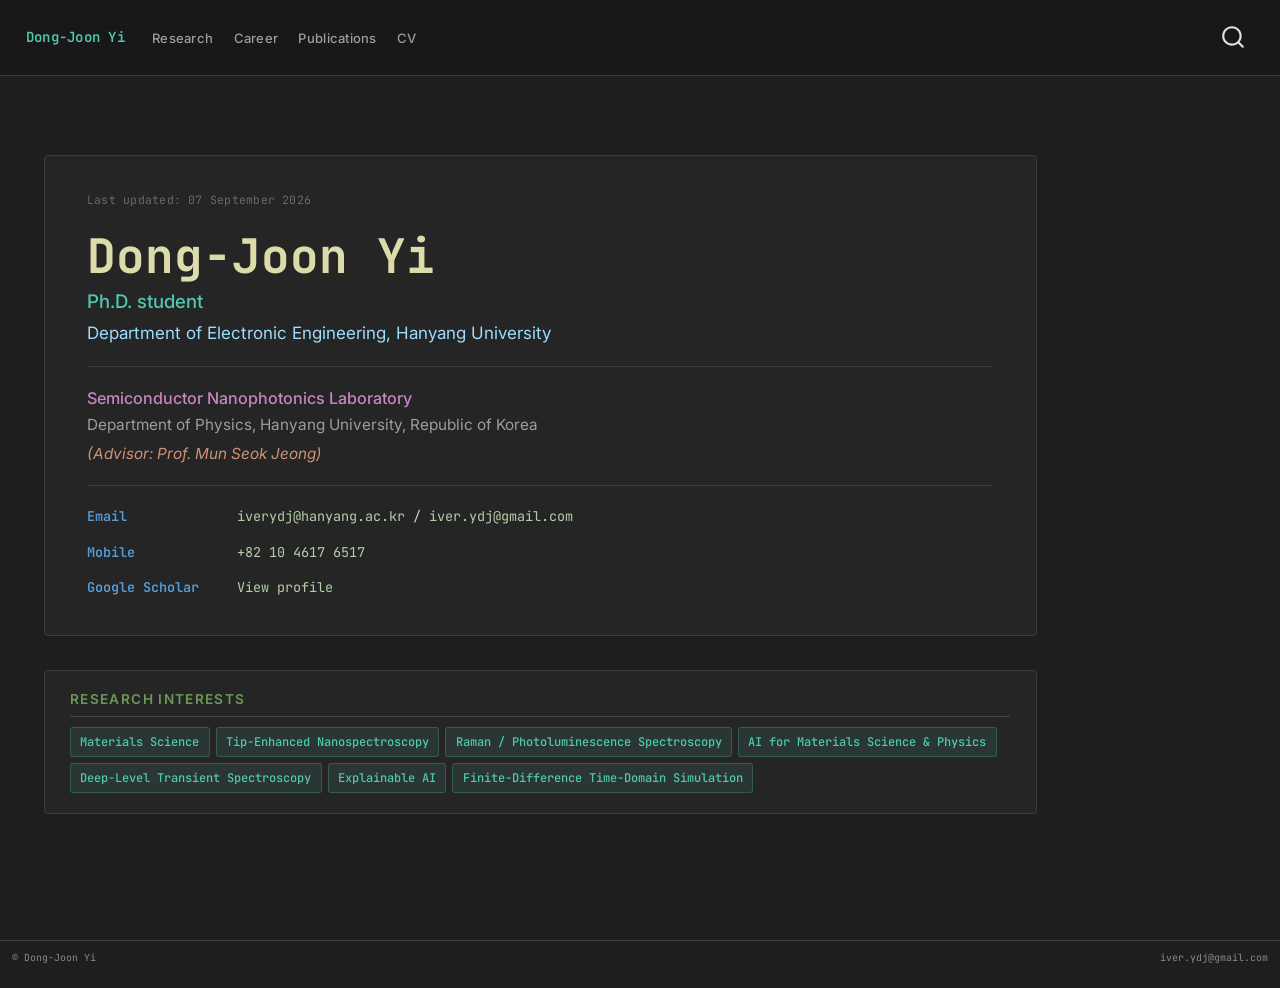
<file: docs/index.html>
<!DOCTYPE html>
<html xmlns="http://www.w3.org/1999/xhtml" lang="en" xml:lang="en"><head>

<meta charset="utf-8">
<meta name="generator" content="quarto-1.9.37">

<meta name="viewport" content="width=device-width, initial-scale=1.0, user-scalable=yes">


<title>Dong-Joon Yi</title>
<style>
/* Default styles provided by pandoc.
** See https://pandoc.org/MANUAL.html#variables-for-html for config info.
*/
code{white-space: pre-wrap;}
span.smallcaps{font-variant: small-caps;}
div.columns{display: flex; gap: min(4vw, 1.5em);}
div.column{flex: auto; overflow-x: auto;}
div.hanging-indent{margin-left: 1.5em; text-indent: -1.5em;}
ul.task-list{list-style: none;}
ul.task-list li input[type="checkbox"] {
  width: 0.8em;
  margin: 0 0.8em 0.2em -1em; /* quarto-specific, see https://github.com/quarto-dev/quarto-cli/issues/4556 */ 
  vertical-align: middle;
}
</style>


<script src="site_libs/quarto-nav/quarto-nav.js"></script>
<script src="site_libs/quarto-nav/headroom.min.js"></script>
<script src="site_libs/clipboard/clipboard.min.js"></script>
<script src="site_libs/quarto-search/autocomplete.umd.js"></script>
<script src="site_libs/quarto-search/fuse.min.js"></script>
<script src="site_libs/quarto-search/quarto-search.js"></script>
<meta name="quarto:offset" content="./">
<script src="site_libs/quarto-html/quarto.js" type="module"></script>
<script src="site_libs/quarto-html/tabsets/tabsets.js" type="module"></script>
<script src="site_libs/quarto-html/popper.min.js"></script>
<script src="site_libs/quarto-html/tippy.umd.min.js"></script>
<script src="site_libs/quarto-html/anchor.min.js"></script>
<link href="site_libs/quarto-html/tippy.css" rel="stylesheet">
<link href="site_libs/quarto-html/quarto-syntax-highlighting-dark-d0ae9245876894da5ac7e18953ecc5cc.css" rel="stylesheet" id="quarto-text-highlighting-styles">
<script src="site_libs/bootstrap/bootstrap.min.js"></script>
<link href="site_libs/bootstrap/bootstrap-icons.css" rel="stylesheet">
<link href="site_libs/bootstrap/bootstrap-3392bf5957374e597e0b1b24e7ed275d.min.css" rel="stylesheet" append-hash="true" id="quarto-bootstrap" data-mode="dark">
<script id="quarto-search-options" type="application/json">{
  "location": "navbar",
  "copy-button": false,
  "collapse-after": 3,
  "panel-placement": "end",
  "type": "overlay",
  "limit": 50,
  "keyboard-shortcut": [
    "f",
    "/",
    "s"
  ],
  "show-item-context": false,
  "language": {
    "search-no-results-text": "No results",
    "search-matching-documents-text": "matching documents",
    "search-copy-link-title": "Copy link to search",
    "search-hide-matches-text": "Hide additional matches",
    "search-more-match-text": "more match in this document",
    "search-more-matches-text": "more matches in this document",
    "search-clear-button-title": "Clear",
    "search-text-placeholder": "",
    "search-detached-cancel-button-title": "Cancel",
    "search-submit-button-title": "Submit",
    "search-label": "Search"
  }
}</script>


<link rel="stylesheet" href="styles.css">
</head>

<body class="nav-fixed fullcontent quarto-light">

<div id="quarto-search-results"></div>
  <header id="quarto-header" class="headroom fixed-top">
    <nav class="navbar navbar-expand-lg " data-bs-theme="dark">
      <div class="navbar-container container-fluid">
      <div class="navbar-brand-container mx-auto">
    <a class="navbar-brand" href="./index.html">
    <span class="navbar-title">Dong-Joon Yi</span>
    </a>
  </div>
            <div id="quarto-search" class="" title="Search"></div>
          <button class="navbar-toggler" type="button" data-bs-toggle="collapse" data-bs-target="#navbarCollapse" aria-controls="navbarCollapse" role="menu" aria-expanded="false" aria-label="Toggle navigation" onclick="if (window.quartoToggleHeadroom) { window.quartoToggleHeadroom(); }">
  <span class="navbar-toggler-icon"></span>
</button>
          <div class="collapse navbar-collapse" id="navbarCollapse">
            <ul class="navbar-nav navbar-nav-scroll me-auto">
  <li class="nav-item">
    <a class="nav-link" href="./research.html"> 
<span class="menu-text">Research</span></a>
  </li>  
  <li class="nav-item">
    <a class="nav-link" href="./career.html"> 
<span class="menu-text">Career</span></a>
  </li>  
  <li class="nav-item">
    <a class="nav-link" href="./publications.html"> 
<span class="menu-text">Publications</span></a>
  </li>  
  <li class="nav-item">
    <a class="nav-link" href="./cv.html"> 
<span class="menu-text">CV</span></a>
  </li>  
</ul>
          </div> <!-- /navcollapse -->
            <div class="quarto-navbar-tools">
</div>
      </div> <!-- /container-fluid -->
    </nav>
</header>
<!-- content -->
<div id="quarto-content" class="quarto-container page-columns page-rows-contents page-layout-article page-navbar">
<!-- sidebar -->
<!-- margin-sidebar -->
    
<!-- main -->
<main class="content" id="quarto-document-content"><header id="title-block-header" class="quarto-title-block"></header>




<div class="hero">
<p class="last-update">Last updated: 07 September 2026</p>
<p class="hero-name">Dong-Joon Yi</p>
<p class="hero-position">Ph.D. student</p>
<p class="hero-dept">Department of Electronic Engineering, Hanyang University</p>

<div class="hero-divider"></div>

<p class="hero-lab">Semiconductor Nanophotonics Laboratory</p>
<p class="hero-lab-dept">Department of Physics, Hanyang University, Republic of Korea</p>
<p class="hero-advisor">(Advisor: Prof. Mun Seok Jeong)</p>

<div class="hero-divider"></div>

<dl class="hero-contact">
  <div class="contact-row">
    <dt class="contact-label">Email</dt>
    <dd><a href="mailto:iverydj@hanyang.ac.kr">iverydj@hanyang.ac.kr</a> / <a href="mailto:iver.ydj@gmail.com">iver.ydj@gmail.com</a></dd>
  </div>
  <div class="contact-row">
    <dt class="contact-label">Mobile</dt>
    <dd><a href="tel:+821046176517">+82 10 4617 6517</a></dd>
  </div>
  <div class="contact-row">
    <dt class="contact-label">Google Scholar</dt>
    <dd><a href="https://scholar.google.co.kr/citations?user=MZE2mWsAAAAJ&amp;hl=en">View profile</a></dd>
  </div>
</dl>
</div>
<section id="research-interests" class="level2 home-section">
<h2 class="anchored" data-anchor-id="research-interests">Research Interests</h2>
<div class="research-keywords">
  <span>Materials Science</span>
  <span>Tip-Enhanced Nanospectroscopy</span>
  <span>Raman / Photoluminescence Spectroscopy</span>
  <span>AI for Materials Science &amp; Physics</span>
  <span>Deep-Level Transient Spectroscopy</span>
  <span>Explainable AI</span>
  <span>Finite-Difference Time-Domain Simulation</span>
</div>
</section>



</main> <!-- /main -->
<script id="quarto-html-after-body" type="application/javascript">
  window.document.addEventListener("DOMContentLoaded", function (event) {
    const icon = "";
    const anchorJS = new window.AnchorJS();
    anchorJS.options = {
      placement: 'right',
      icon: icon
    };
    anchorJS.add('.anchored');
    const isCodeAnnotation = (el) => {
      for (const clz of el.classList) {
        if (clz.startsWith('code-annotation-')) {                     
          return true;
        }
      }
      return false;
    }
    const onCopySuccess = function(e) {
      // button target
      const button = e.trigger;
      // don't keep focus
      button.blur();
      // flash "checked"
      button.classList.add('code-copy-button-checked');
      var currentTitle = button.getAttribute("title");
      button.setAttribute("title", "Copied!");
      let tooltip;
      if (window.bootstrap) {
        button.setAttribute("data-bs-toggle", "tooltip");
        button.setAttribute("data-bs-placement", "left");
        button.setAttribute("data-bs-title", "Copied!");
        tooltip = new bootstrap.Tooltip(button, 
          { trigger: "manual", 
            customClass: "code-copy-button-tooltip",
            offset: [0, -8]});
        tooltip.show();    
      }
      setTimeout(function() {
        if (tooltip) {
          tooltip.hide();
          button.removeAttribute("data-bs-title");
          button.removeAttribute("data-bs-toggle");
          button.removeAttribute("data-bs-placement");
        }
        button.setAttribute("title", currentTitle);
        button.classList.remove('code-copy-button-checked');
      }, 1000);
      // clear code selection
      e.clearSelection();
    }
    const getTextToCopy = function(trigger) {
      const outerScaffold = trigger.parentElement.cloneNode(true);
      const codeEl = outerScaffold.querySelector('code');
      for (const childEl of codeEl.children) {
        if (isCodeAnnotation(childEl)) {
          childEl.remove();
        }
      }
      return codeEl.innerText;
    }
    const clipboard = new window.ClipboardJS('.code-copy-button:not([data-in-quarto-modal])', {
      text: getTextToCopy
    });
    clipboard.on('success', onCopySuccess);
    if (window.document.getElementById('quarto-embedded-source-code-modal')) {
      const clipboardModal = new window.ClipboardJS('.code-copy-button[data-in-quarto-modal]', {
        text: getTextToCopy,
        container: window.document.getElementById('quarto-embedded-source-code-modal')
      });
      clipboardModal.on('success', onCopySuccess);
    }
      var localhostRegex = new RegExp(/^(?:http|https):\/\/localhost\:?[0-9]*\//);
      var mailtoRegex = new RegExp(/^mailto:/);
        var filterRegex = new RegExp('/' + window.location.host + '/');
      var isInternal = (href) => {
          return filterRegex.test(href) || localhostRegex.test(href) || mailtoRegex.test(href);
      }
      // Inspect non-navigation links and adorn them if external
     var links = window.document.querySelectorAll('a[href]:not(.nav-link):not(.navbar-brand):not(.toc-action):not(.sidebar-link):not(.sidebar-item-toggle):not(.pagination-link):not(.no-external):not([aria-hidden]):not(.dropdown-item):not(.quarto-navigation-tool):not(.about-link)');
      for (var i=0; i<links.length; i++) {
        const link = links[i];
        if (!isInternal(link.href)) {
          // undo the damage that might have been done by quarto-nav.js in the case of
          // links that we want to consider external
          if (link.dataset.originalHref !== undefined) {
            link.href = link.dataset.originalHref;
          }
            // target, if specified
            link.setAttribute("target", "_blank");
            if (link.getAttribute("rel") === null) {
              link.setAttribute("rel", "noopener");
            }
        }
      }
    function tippyHover(el, contentFn, onTriggerFn, onUntriggerFn) {
      const config = {
        allowHTML: true,
        maxWidth: 500,
        delay: 100,
        arrow: false,
        appendTo: function(el) {
            return el.parentElement;
        },
        interactive: true,
        interactiveBorder: 10,
        theme: 'quarto',
        placement: 'bottom-start',
      };
      if (contentFn) {
        config.content = contentFn;
      }
      if (onTriggerFn) {
        config.onTrigger = onTriggerFn;
      }
      if (onUntriggerFn) {
        config.onUntrigger = onUntriggerFn;
      }
      window.tippy(el, config); 
    }
    const noterefs = window.document.querySelectorAll('a[role="doc-noteref"]');
    for (var i=0; i<noterefs.length; i++) {
      const ref = noterefs[i];
      tippyHover(ref, function() {
        // use id or data attribute instead here
        let href = ref.getAttribute('data-footnote-href') || ref.getAttribute('href');
        try { href = new URL(href).hash; } catch {}
        const id = href.replace(/^#\/?/, "");
        const note = window.document.getElementById(id);
        if (note) {
          return note.innerHTML;
        } else {
          return "";
        }
      });
    }
    const xrefs = window.document.querySelectorAll('a.quarto-xref');
    const processXRef = (id, note) => {
      // Strip column container classes
      const stripColumnClz = (el) => {
        el.classList.remove("page-full", "page-columns");
        if (el.children) {
          for (const child of el.children) {
            stripColumnClz(child);
          }
        }
      }
      stripColumnClz(note)
      if (id === null || id.startsWith('sec-')) {
        // Special case sections, only their first couple elements
        const container = document.createElement("div");
        if (note.children && note.children.length > 2) {
          container.appendChild(note.children[0].cloneNode(true));
          for (let i = 1; i < note.children.length; i++) {
            const child = note.children[i];
            if (child.tagName === "P" && child.innerText === "") {
              continue;
            } else {
              container.appendChild(child.cloneNode(true));
              break;
            }
          }
          if (window.Quarto?.typesetMath) {
            window.Quarto.typesetMath(container);
          }
          return container.innerHTML
        } else {
          if (window.Quarto?.typesetMath) {
            window.Quarto.typesetMath(note);
          }
          return note.innerHTML;
        }
      } else {
        // Remove any anchor links if they are present
        const anchorLink = note.querySelector('a.anchorjs-link');
        if (anchorLink) {
          anchorLink.remove();
        }
        if (window.Quarto?.typesetMath) {
          window.Quarto.typesetMath(note);
        }
        if (note.classList.contains("callout")) {
          return note.outerHTML;
        } else {
          return note.innerHTML;
        }
      }
    }
    for (var i=0; i<xrefs.length; i++) {
      const xref = xrefs[i];
      tippyHover(xref, undefined, function(instance) {
        instance.disable();
        let url = xref.getAttribute('href');
        let hash = undefined; 
        if (url.startsWith('#')) {
          hash = url;
        } else {
          try { hash = new URL(url).hash; } catch {}
        }
        if (hash) {
          const id = hash.replace(/^#\/?/, "");
          const note = window.document.getElementById(id);
          if (note !== null) {
            try {
              const html = processXRef(id, note.cloneNode(true));
              instance.setContent(html);
            } finally {
              instance.enable();
              instance.show();
            }
          } else {
            // See if we can fetch this
            fetch(url.split('#')[0])
            .then(res => res.text())
            .then(html => {
              const parser = new DOMParser();
              const htmlDoc = parser.parseFromString(html, "text/html");
              const note = htmlDoc.getElementById(id);
              if (note !== null) {
                const html = processXRef(id, note);
                instance.setContent(html);
              } 
            }).finally(() => {
              instance.enable();
              instance.show();
            });
          }
        } else {
          // See if we can fetch a full url (with no hash to target)
          // This is a special case and we should probably do some content thinning / targeting
          fetch(url)
          .then(res => res.text())
          .then(html => {
            const parser = new DOMParser();
            const htmlDoc = parser.parseFromString(html, "text/html");
            const note = htmlDoc.querySelector('main.content');
            if (note !== null) {
              // This should only happen for chapter cross references
              // (since there is no id in the URL)
              // remove the first header
              if (note.children.length > 0 && note.children[0].tagName === "HEADER") {
                note.children[0].remove();
              }
              const html = processXRef(null, note);
              instance.setContent(html);
            } 
          }).finally(() => {
            instance.enable();
            instance.show();
          });
        }
      }, function(instance) {
      });
    }
        let selectedAnnoteEl;
        const selectorForAnnotation = ( cell, annotation) => {
          let cellAttr = 'data-code-cell="' + cell + '"';
          let lineAttr = 'data-code-annotation="' +  annotation + '"';
          const selector = 'span[' + cellAttr + '][' + lineAttr + ']';
          return selector;
        }
        const selectCodeLines = (annoteEl) => {
          const doc = window.document;
          const targetCell = annoteEl.getAttribute("data-target-cell");
          const targetAnnotation = annoteEl.getAttribute("data-target-annotation");
          const annoteSpan = window.document.querySelector(selectorForAnnotation(targetCell, targetAnnotation));
          const lines = annoteSpan.getAttribute("data-code-lines").split(",");
          const lineIds = lines.map((line) => {
            return targetCell + "-" + line;
          })
          let top = null;
          let height = null;
          let parent = null;
          if (lineIds.length > 0) {
              //compute the position of the single el (top and bottom and make a div)
              const el = window.document.getElementById(lineIds[0]);
              top = el.offsetTop;
              height = el.offsetHeight;
              parent = el.parentElement.parentElement;
            if (lineIds.length > 1) {
              const lastEl = window.document.getElementById(lineIds[lineIds.length - 1]);
              const bottom = lastEl.offsetTop + lastEl.offsetHeight;
              height = bottom - top;
            }
            if (top !== null && height !== null && parent !== null) {
              // cook up a div (if necessary) and position it 
              let div = window.document.getElementById("code-annotation-line-highlight");
              if (div === null) {
                div = window.document.createElement("div");
                div.setAttribute("id", "code-annotation-line-highlight");
                div.style.position = 'absolute';
                parent.appendChild(div);
              }
              div.style.top = top - 2 + "px";
              div.style.height = height + 4 + "px";
              div.style.left = 0;
              let gutterDiv = window.document.getElementById("code-annotation-line-highlight-gutter");
              if (gutterDiv === null) {
                gutterDiv = window.document.createElement("div");
                gutterDiv.setAttribute("id", "code-annotation-line-highlight-gutter");
                gutterDiv.style.position = 'absolute';
                const codeCell = window.document.getElementById(targetCell);
                const gutter = codeCell.querySelector('.code-annotation-gutter');
                gutter.appendChild(gutterDiv);
              }
              gutterDiv.style.top = top - 2 + "px";
              gutterDiv.style.height = height + 4 + "px";
            }
            selectedAnnoteEl = annoteEl;
          }
        };
        const unselectCodeLines = () => {
          const elementsIds = ["code-annotation-line-highlight", "code-annotation-line-highlight-gutter"];
          elementsIds.forEach((elId) => {
            const div = window.document.getElementById(elId);
            if (div) {
              div.remove();
            }
          });
          selectedAnnoteEl = undefined;
        };
          // Handle positioning of the toggle
      window.addEventListener(
        "resize",
        throttle(() => {
          elRect = undefined;
          if (selectedAnnoteEl) {
            selectCodeLines(selectedAnnoteEl);
          }
        }, 10)
      );
      function throttle(fn, ms) {
      let throttle = false;
      let timer;
        return (...args) => {
          if(!throttle) { // first call gets through
              fn.apply(this, args);
              throttle = true;
          } else { // all the others get throttled
              if(timer) clearTimeout(timer); // cancel #2
              timer = setTimeout(() => {
                fn.apply(this, args);
                timer = throttle = false;
              }, ms);
          }
        };
      }
        // Attach click handler to the DT
        const annoteDls = window.document.querySelectorAll('dt[data-target-cell]');
        for (const annoteDlNode of annoteDls) {
          annoteDlNode.addEventListener('click', (event) => {
            const clickedEl = event.target;
            if (clickedEl !== selectedAnnoteEl) {
              unselectCodeLines();
              const activeEl = window.document.querySelector('dt[data-target-cell].code-annotation-active');
              if (activeEl) {
                activeEl.classList.remove('code-annotation-active');
              }
              selectCodeLines(clickedEl);
              clickedEl.classList.add('code-annotation-active');
            } else {
              // Unselect the line
              unselectCodeLines();
              clickedEl.classList.remove('code-annotation-active');
            }
          });
        }
    const findCites = (el) => {
      const parentEl = el.parentElement;
      if (parentEl) {
        const cites = parentEl.dataset.cites;
        if (cites) {
          return {
            el,
            cites: cites.split(' ')
          };
        } else {
          return findCites(el.parentElement)
        }
      } else {
        return undefined;
      }
    };
    var bibliorefs = window.document.querySelectorAll('a[role="doc-biblioref"]');
    for (var i=0; i<bibliorefs.length; i++) {
      const ref = bibliorefs[i];
      const citeInfo = findCites(ref);
      if (citeInfo) {
        tippyHover(citeInfo.el, function() {
          var popup = window.document.createElement('div');
          citeInfo.cites.forEach(function(cite) {
            var citeDiv = window.document.createElement('div');
            citeDiv.classList.add('hanging-indent');
            citeDiv.classList.add('csl-entry');
            var biblioDiv = window.document.getElementById('ref-' + cite);
            if (biblioDiv) {
              citeDiv.innerHTML = biblioDiv.innerHTML;
            }
            popup.appendChild(citeDiv);
          });
          return popup.innerHTML;
        });
      }
    }
  });
  </script>
</div> <!-- /content -->
<footer class="footer">
  <div class="nav-footer">
    <div class="nav-footer-left">
<p>© Dong-Joon Yi</p>
</div>   
    <div class="nav-footer-center">
      &nbsp;
    </div>
    <div class="nav-footer-right">
<p>iver.ydj@gmail.com</p>
</div>
  </div>
</footer>




</body></html>
</file>
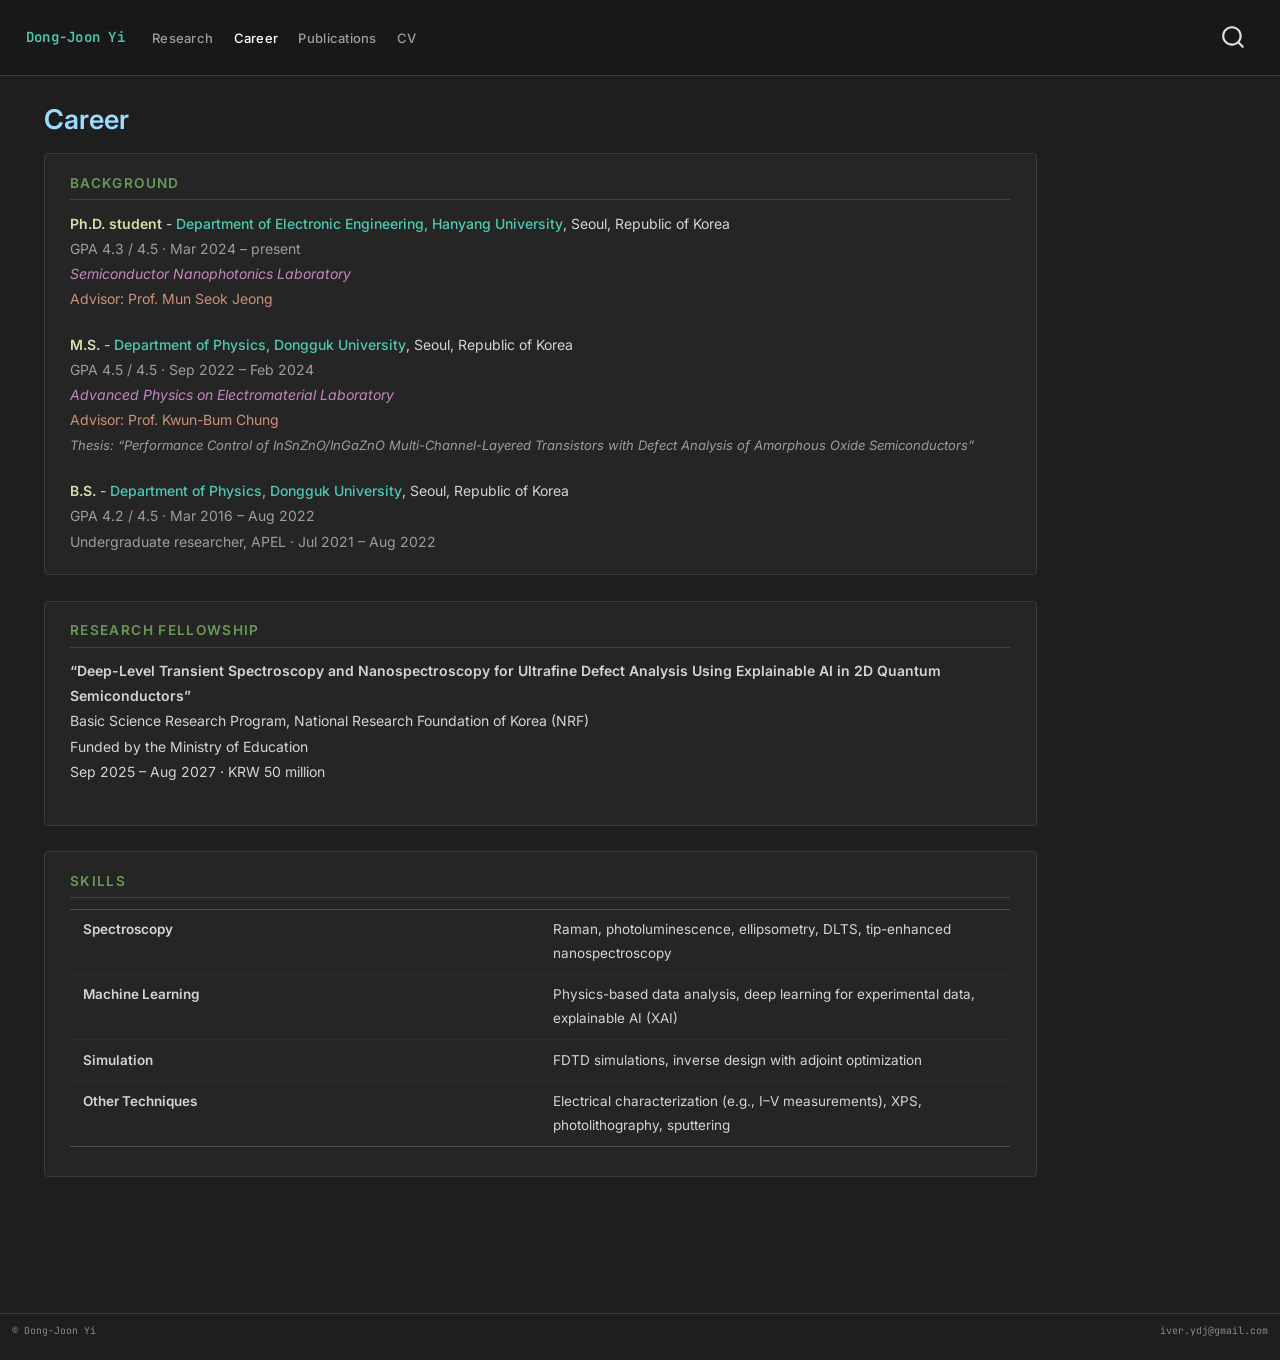
<file: docs/career.html>
<!DOCTYPE html>
<html xmlns="http://www.w3.org/1999/xhtml" lang="en" xml:lang="en"><head>

<meta charset="utf-8">
<meta name="generator" content="quarto-1.9.37">

<meta name="viewport" content="width=device-width, initial-scale=1.0, user-scalable=yes">


<title>Career – Dong-Joon Yi</title>
<style>
/* Default styles provided by pandoc.
** See https://pandoc.org/MANUAL.html#variables-for-html for config info.
*/
code{white-space: pre-wrap;}
span.smallcaps{font-variant: small-caps;}
div.columns{display: flex; gap: min(4vw, 1.5em);}
div.column{flex: auto; overflow-x: auto;}
div.hanging-indent{margin-left: 1.5em; text-indent: -1.5em;}
ul.task-list{list-style: none;}
ul.task-list li input[type="checkbox"] {
  width: 0.8em;
  margin: 0 0.8em 0.2em -1em; /* quarto-specific, see https://github.com/quarto-dev/quarto-cli/issues/4556 */ 
  vertical-align: middle;
}
</style>


<script src="site_libs/quarto-nav/quarto-nav.js"></script>
<script src="site_libs/quarto-nav/headroom.min.js"></script>
<script src="site_libs/clipboard/clipboard.min.js"></script>
<script src="site_libs/quarto-search/autocomplete.umd.js"></script>
<script src="site_libs/quarto-search/fuse.min.js"></script>
<script src="site_libs/quarto-search/quarto-search.js"></script>
<meta name="quarto:offset" content="./">
<script src="site_libs/quarto-html/quarto.js" type="module"></script>
<script src="site_libs/quarto-html/tabsets/tabsets.js" type="module"></script>
<script src="site_libs/quarto-html/popper.min.js"></script>
<script src="site_libs/quarto-html/tippy.umd.min.js"></script>
<script src="site_libs/quarto-html/anchor.min.js"></script>
<link href="site_libs/quarto-html/tippy.css" rel="stylesheet">
<link href="site_libs/quarto-html/quarto-syntax-highlighting-dark-d0ae9245876894da5ac7e18953ecc5cc.css" rel="stylesheet" id="quarto-text-highlighting-styles">
<script src="site_libs/bootstrap/bootstrap.min.js"></script>
<link href="site_libs/bootstrap/bootstrap-icons.css" rel="stylesheet">
<link href="site_libs/bootstrap/bootstrap-3392bf5957374e597e0b1b24e7ed275d.min.css" rel="stylesheet" append-hash="true" id="quarto-bootstrap" data-mode="dark">
<script id="quarto-search-options" type="application/json">{
  "location": "navbar",
  "copy-button": false,
  "collapse-after": 3,
  "panel-placement": "end",
  "type": "overlay",
  "limit": 50,
  "keyboard-shortcut": [
    "f",
    "/",
    "s"
  ],
  "show-item-context": false,
  "language": {
    "search-no-results-text": "No results",
    "search-matching-documents-text": "matching documents",
    "search-copy-link-title": "Copy link to search",
    "search-hide-matches-text": "Hide additional matches",
    "search-more-match-text": "more match in this document",
    "search-more-matches-text": "more matches in this document",
    "search-clear-button-title": "Clear",
    "search-text-placeholder": "",
    "search-detached-cancel-button-title": "Cancel",
    "search-submit-button-title": "Submit",
    "search-label": "Search"
  }
}</script>


<link rel="stylesheet" href="styles.css">
</head>

<body class="nav-fixed quarto-light">

<div id="quarto-search-results"></div>
  <header id="quarto-header" class="headroom fixed-top">
    <nav class="navbar navbar-expand-lg " data-bs-theme="dark">
      <div class="navbar-container container-fluid">
      <div class="navbar-brand-container mx-auto">
    <a class="navbar-brand" href="./index.html">
    <span class="navbar-title">Dong-Joon Yi</span>
    </a>
  </div>
            <div id="quarto-search" class="" title="Search"></div>
          <button class="navbar-toggler" type="button" data-bs-toggle="collapse" data-bs-target="#navbarCollapse" aria-controls="navbarCollapse" role="menu" aria-expanded="false" aria-label="Toggle navigation" onclick="if (window.quartoToggleHeadroom) { window.quartoToggleHeadroom(); }">
  <span class="navbar-toggler-icon"></span>
</button>
          <div class="collapse navbar-collapse" id="navbarCollapse">
            <ul class="navbar-nav navbar-nav-scroll me-auto">
  <li class="nav-item">
    <a class="nav-link" href="./research.html"> 
<span class="menu-text">Research</span></a>
  </li>  
  <li class="nav-item">
    <a class="nav-link active" href="./career.html" aria-current="page"> 
<span class="menu-text">Career</span></a>
  </li>  
  <li class="nav-item">
    <a class="nav-link" href="./publications.html"> 
<span class="menu-text">Publications</span></a>
  </li>  
  <li class="nav-item">
    <a class="nav-link" href="./cv.html"> 
<span class="menu-text">CV</span></a>
  </li>  
</ul>
          </div> <!-- /navcollapse -->
            <div class="quarto-navbar-tools">
</div>
      </div> <!-- /container-fluid -->
    </nav>
</header>
<!-- content -->
<div id="quarto-content" class="quarto-container page-columns page-rows-contents page-layout-article page-navbar">
<!-- sidebar -->
<!-- margin-sidebar -->
    <div id="quarto-margin-sidebar" class="sidebar margin-sidebar">
        <nav id="TOC" role="doc-toc" class="toc-active">
    <h2 id="toc-title">On this page</h2>
   
  <ul>
  <li><a href="#background" id="toc-background" class="nav-link active" data-scroll-target="#background">Background</a></li>
  <li><a href="#research-fellowship" id="toc-research-fellowship" class="nav-link" data-scroll-target="#research-fellowship">Research Fellowship</a></li>
  <li><a href="#skills" id="toc-skills" class="nav-link" data-scroll-target="#skills">Skills</a></li>
  </ul>
</nav>
    </div>
<!-- main -->
<main class="content" id="quarto-document-content">

<header id="title-block-header" class="quarto-title-block default">
<div class="quarto-title">
<h1 class="title">Career</h1>
</div>



<div class="quarto-title-meta">

    
  
    
  </div>
  


</header>


<section id="background" class="level2 section-block career-edu">
<h2 class="anchored" data-anchor-id="background">Background</h2>
<p class="edu-entry">
<span class="edu-degree">Ph.D. student</span> - <span class="edu-school">Department of Electronic Engineering, Hanyang University</span>, Seoul, Republic of Korea<br>
<span class="edu-detail">GPA 4.3 / 4.5 · Mar 2024 – present</span><br>
<span class="edu-lab">Semiconductor Nanophotonics Laboratory</span><br>
<span class="edu-advisor">Advisor: Prof. Mun Seok Jeong</span>
</p>
<p class="edu-entry">
<span class="edu-degree">M.S.</span> - <span class="edu-school">Department of Physics, Dongguk University</span>, Seoul, Republic of Korea<br>
<span class="edu-detail">GPA 4.5 / 4.5 · Sep 2022 – Feb 2024</span><br>
<span class="edu-lab">Advanced Physics on Electromaterial Laboratory</span><br>
<span class="edu-advisor">Advisor: Prof. Kwun-Bum Chung</span><br>
<span class="edu-thesis">Thesis: “Performance Control of InSnZnO/InGaZnO Multi-Channel-Layered Transistors with Defect Analysis of Amorphous Oxide Semiconductors”</span>
</p>
<p class="edu-entry">
<span class="edu-degree">B.S.</span> - <span class="edu-school">Department of Physics, Dongguk University</span>, Seoul, Republic of Korea<br>
<span class="edu-detail">GPA 4.2 / 4.5 · Mar 2016 – Aug 2022</span><br>
<span class="edu-detail">Undergraduate researcher, APEL · Jul 2021 – Aug 2022</span>
</p>
</section>
<section id="research-fellowship" class="level2 section-block">
<h2 class="anchored" data-anchor-id="research-fellowship">Research Fellowship</h2>
<p><strong>“Deep-Level Transient Spectroscopy and Nanospectroscopy for Ultrafine Defect Analysis Using Explainable AI in 2D Quantum Semiconductors”</strong><br>
Basic Science Research Program, National Research Foundation of Korea (NRF)<br>
Funded by the Ministry of Education<br>
Sep 2025 – Aug 2027 · KRW 50 million</p>
</section>
<section id="skills" class="level2 section-title section-block">
<h2 class="section-title anchored" data-anchor-id="skills">Skills</h2>
<table class="skills-tbl caption-top table">
<tbody>
<tr class="odd">
<td><strong>Spectroscopy</strong></td>
<td>Raman, photoluminescence, ellipsometry, DLTS, tip-enhanced nanospectroscopy</td>
</tr>
<tr class="even">
<td><strong>Machine Learning</strong></td>
<td>Physics-based data analysis, deep learning for experimental data, explainable AI (XAI)</td>
</tr>
<tr class="odd">
<td><strong>Simulation</strong></td>
<td>FDTD simulations, inverse design with adjoint optimization</td>
</tr>
<tr class="even">
<td><strong>Other Techniques</strong></td>
<td>Electrical characterization (e.g., I–V measurements), XPS, photolithography, sputtering</td>
</tr>
</tbody>
</table>
</section>



</main> <!-- /main -->
<script id="quarto-html-after-body" type="application/javascript">
  window.document.addEventListener("DOMContentLoaded", function (event) {
    const icon = "";
    const anchorJS = new window.AnchorJS();
    anchorJS.options = {
      placement: 'right',
      icon: icon
    };
    anchorJS.add('.anchored');
    const isCodeAnnotation = (el) => {
      for (const clz of el.classList) {
        if (clz.startsWith('code-annotation-')) {                     
          return true;
        }
      }
      return false;
    }
    const onCopySuccess = function(e) {
      // button target
      const button = e.trigger;
      // don't keep focus
      button.blur();
      // flash "checked"
      button.classList.add('code-copy-button-checked');
      var currentTitle = button.getAttribute("title");
      button.setAttribute("title", "Copied!");
      let tooltip;
      if (window.bootstrap) {
        button.setAttribute("data-bs-toggle", "tooltip");
        button.setAttribute("data-bs-placement", "left");
        button.setAttribute("data-bs-title", "Copied!");
        tooltip = new bootstrap.Tooltip(button, 
          { trigger: "manual", 
            customClass: "code-copy-button-tooltip",
            offset: [0, -8]});
        tooltip.show();    
      }
      setTimeout(function() {
        if (tooltip) {
          tooltip.hide();
          button.removeAttribute("data-bs-title");
          button.removeAttribute("data-bs-toggle");
          button.removeAttribute("data-bs-placement");
        }
        button.setAttribute("title", currentTitle);
        button.classList.remove('code-copy-button-checked');
      }, 1000);
      // clear code selection
      e.clearSelection();
    }
    const getTextToCopy = function(trigger) {
      const outerScaffold = trigger.parentElement.cloneNode(true);
      const codeEl = outerScaffold.querySelector('code');
      for (const childEl of codeEl.children) {
        if (isCodeAnnotation(childEl)) {
          childEl.remove();
        }
      }
      return codeEl.innerText;
    }
    const clipboard = new window.ClipboardJS('.code-copy-button:not([data-in-quarto-modal])', {
      text: getTextToCopy
    });
    clipboard.on('success', onCopySuccess);
    if (window.document.getElementById('quarto-embedded-source-code-modal')) {
      const clipboardModal = new window.ClipboardJS('.code-copy-button[data-in-quarto-modal]', {
        text: getTextToCopy,
        container: window.document.getElementById('quarto-embedded-source-code-modal')
      });
      clipboardModal.on('success', onCopySuccess);
    }
      var localhostRegex = new RegExp(/^(?:http|https):\/\/localhost\:?[0-9]*\//);
      var mailtoRegex = new RegExp(/^mailto:/);
        var filterRegex = new RegExp('/' + window.location.host + '/');
      var isInternal = (href) => {
          return filterRegex.test(href) || localhostRegex.test(href) || mailtoRegex.test(href);
      }
      // Inspect non-navigation links and adorn them if external
     var links = window.document.querySelectorAll('a[href]:not(.nav-link):not(.navbar-brand):not(.toc-action):not(.sidebar-link):not(.sidebar-item-toggle):not(.pagination-link):not(.no-external):not([aria-hidden]):not(.dropdown-item):not(.quarto-navigation-tool):not(.about-link)');
      for (var i=0; i<links.length; i++) {
        const link = links[i];
        if (!isInternal(link.href)) {
          // undo the damage that might have been done by quarto-nav.js in the case of
          // links that we want to consider external
          if (link.dataset.originalHref !== undefined) {
            link.href = link.dataset.originalHref;
          }
            // target, if specified
            link.setAttribute("target", "_blank");
            if (link.getAttribute("rel") === null) {
              link.setAttribute("rel", "noopener");
            }
        }
      }
    function tippyHover(el, contentFn, onTriggerFn, onUntriggerFn) {
      const config = {
        allowHTML: true,
        maxWidth: 500,
        delay: 100,
        arrow: false,
        appendTo: function(el) {
            return el.parentElement;
        },
        interactive: true,
        interactiveBorder: 10,
        theme: 'quarto',
        placement: 'bottom-start',
      };
      if (contentFn) {
        config.content = contentFn;
      }
      if (onTriggerFn) {
        config.onTrigger = onTriggerFn;
      }
      if (onUntriggerFn) {
        config.onUntrigger = onUntriggerFn;
      }
      window.tippy(el, config); 
    }
    const noterefs = window.document.querySelectorAll('a[role="doc-noteref"]');
    for (var i=0; i<noterefs.length; i++) {
      const ref = noterefs[i];
      tippyHover(ref, function() {
        // use id or data attribute instead here
        let href = ref.getAttribute('data-footnote-href') || ref.getAttribute('href');
        try { href = new URL(href).hash; } catch {}
        const id = href.replace(/^#\/?/, "");
        const note = window.document.getElementById(id);
        if (note) {
          return note.innerHTML;
        } else {
          return "";
        }
      });
    }
    const xrefs = window.document.querySelectorAll('a.quarto-xref');
    const processXRef = (id, note) => {
      // Strip column container classes
      const stripColumnClz = (el) => {
        el.classList.remove("page-full", "page-columns");
        if (el.children) {
          for (const child of el.children) {
            stripColumnClz(child);
          }
        }
      }
      stripColumnClz(note)
      if (id === null || id.startsWith('sec-')) {
        // Special case sections, only their first couple elements
        const container = document.createElement("div");
        if (note.children && note.children.length > 2) {
          container.appendChild(note.children[0].cloneNode(true));
          for (let i = 1; i < note.children.length; i++) {
            const child = note.children[i];
            if (child.tagName === "P" && child.innerText === "") {
              continue;
            } else {
              container.appendChild(child.cloneNode(true));
              break;
            }
          }
          if (window.Quarto?.typesetMath) {
            window.Quarto.typesetMath(container);
          }
          return container.innerHTML
        } else {
          if (window.Quarto?.typesetMath) {
            window.Quarto.typesetMath(note);
          }
          return note.innerHTML;
        }
      } else {
        // Remove any anchor links if they are present
        const anchorLink = note.querySelector('a.anchorjs-link');
        if (anchorLink) {
          anchorLink.remove();
        }
        if (window.Quarto?.typesetMath) {
          window.Quarto.typesetMath(note);
        }
        if (note.classList.contains("callout")) {
          return note.outerHTML;
        } else {
          return note.innerHTML;
        }
      }
    }
    for (var i=0; i<xrefs.length; i++) {
      const xref = xrefs[i];
      tippyHover(xref, undefined, function(instance) {
        instance.disable();
        let url = xref.getAttribute('href');
        let hash = undefined; 
        if (url.startsWith('#')) {
          hash = url;
        } else {
          try { hash = new URL(url).hash; } catch {}
        }
        if (hash) {
          const id = hash.replace(/^#\/?/, "");
          const note = window.document.getElementById(id);
          if (note !== null) {
            try {
              const html = processXRef(id, note.cloneNode(true));
              instance.setContent(html);
            } finally {
              instance.enable();
              instance.show();
            }
          } else {
            // See if we can fetch this
            fetch(url.split('#')[0])
            .then(res => res.text())
            .then(html => {
              const parser = new DOMParser();
              const htmlDoc = parser.parseFromString(html, "text/html");
              const note = htmlDoc.getElementById(id);
              if (note !== null) {
                const html = processXRef(id, note);
                instance.setContent(html);
              } 
            }).finally(() => {
              instance.enable();
              instance.show();
            });
          }
        } else {
          // See if we can fetch a full url (with no hash to target)
          // This is a special case and we should probably do some content thinning / targeting
          fetch(url)
          .then(res => res.text())
          .then(html => {
            const parser = new DOMParser();
            const htmlDoc = parser.parseFromString(html, "text/html");
            const note = htmlDoc.querySelector('main.content');
            if (note !== null) {
              // This should only happen for chapter cross references
              // (since there is no id in the URL)
              // remove the first header
              if (note.children.length > 0 && note.children[0].tagName === "HEADER") {
                note.children[0].remove();
              }
              const html = processXRef(null, note);
              instance.setContent(html);
            } 
          }).finally(() => {
            instance.enable();
            instance.show();
          });
        }
      }, function(instance) {
      });
    }
        let selectedAnnoteEl;
        const selectorForAnnotation = ( cell, annotation) => {
          let cellAttr = 'data-code-cell="' + cell + '"';
          let lineAttr = 'data-code-annotation="' +  annotation + '"';
          const selector = 'span[' + cellAttr + '][' + lineAttr + ']';
          return selector;
        }
        const selectCodeLines = (annoteEl) => {
          const doc = window.document;
          const targetCell = annoteEl.getAttribute("data-target-cell");
          const targetAnnotation = annoteEl.getAttribute("data-target-annotation");
          const annoteSpan = window.document.querySelector(selectorForAnnotation(targetCell, targetAnnotation));
          const lines = annoteSpan.getAttribute("data-code-lines").split(",");
          const lineIds = lines.map((line) => {
            return targetCell + "-" + line;
          })
          let top = null;
          let height = null;
          let parent = null;
          if (lineIds.length > 0) {
              //compute the position of the single el (top and bottom and make a div)
              const el = window.document.getElementById(lineIds[0]);
              top = el.offsetTop;
              height = el.offsetHeight;
              parent = el.parentElement.parentElement;
            if (lineIds.length > 1) {
              const lastEl = window.document.getElementById(lineIds[lineIds.length - 1]);
              const bottom = lastEl.offsetTop + lastEl.offsetHeight;
              height = bottom - top;
            }
            if (top !== null && height !== null && parent !== null) {
              // cook up a div (if necessary) and position it 
              let div = window.document.getElementById("code-annotation-line-highlight");
              if (div === null) {
                div = window.document.createElement("div");
                div.setAttribute("id", "code-annotation-line-highlight");
                div.style.position = 'absolute';
                parent.appendChild(div);
              }
              div.style.top = top - 2 + "px";
              div.style.height = height + 4 + "px";
              div.style.left = 0;
              let gutterDiv = window.document.getElementById("code-annotation-line-highlight-gutter");
              if (gutterDiv === null) {
                gutterDiv = window.document.createElement("div");
                gutterDiv.setAttribute("id", "code-annotation-line-highlight-gutter");
                gutterDiv.style.position = 'absolute';
                const codeCell = window.document.getElementById(targetCell);
                const gutter = codeCell.querySelector('.code-annotation-gutter');
                gutter.appendChild(gutterDiv);
              }
              gutterDiv.style.top = top - 2 + "px";
              gutterDiv.style.height = height + 4 + "px";
            }
            selectedAnnoteEl = annoteEl;
          }
        };
        const unselectCodeLines = () => {
          const elementsIds = ["code-annotation-line-highlight", "code-annotation-line-highlight-gutter"];
          elementsIds.forEach((elId) => {
            const div = window.document.getElementById(elId);
            if (div) {
              div.remove();
            }
          });
          selectedAnnoteEl = undefined;
        };
          // Handle positioning of the toggle
      window.addEventListener(
        "resize",
        throttle(() => {
          elRect = undefined;
          if (selectedAnnoteEl) {
            selectCodeLines(selectedAnnoteEl);
          }
        }, 10)
      );
      function throttle(fn, ms) {
      let throttle = false;
      let timer;
        return (...args) => {
          if(!throttle) { // first call gets through
              fn.apply(this, args);
              throttle = true;
          } else { // all the others get throttled
              if(timer) clearTimeout(timer); // cancel #2
              timer = setTimeout(() => {
                fn.apply(this, args);
                timer = throttle = false;
              }, ms);
          }
        };
      }
        // Attach click handler to the DT
        const annoteDls = window.document.querySelectorAll('dt[data-target-cell]');
        for (const annoteDlNode of annoteDls) {
          annoteDlNode.addEventListener('click', (event) => {
            const clickedEl = event.target;
            if (clickedEl !== selectedAnnoteEl) {
              unselectCodeLines();
              const activeEl = window.document.querySelector('dt[data-target-cell].code-annotation-active');
              if (activeEl) {
                activeEl.classList.remove('code-annotation-active');
              }
              selectCodeLines(clickedEl);
              clickedEl.classList.add('code-annotation-active');
            } else {
              // Unselect the line
              unselectCodeLines();
              clickedEl.classList.remove('code-annotation-active');
            }
          });
        }
    const findCites = (el) => {
      const parentEl = el.parentElement;
      if (parentEl) {
        const cites = parentEl.dataset.cites;
        if (cites) {
          return {
            el,
            cites: cites.split(' ')
          };
        } else {
          return findCites(el.parentElement)
        }
      } else {
        return undefined;
      }
    };
    var bibliorefs = window.document.querySelectorAll('a[role="doc-biblioref"]');
    for (var i=0; i<bibliorefs.length; i++) {
      const ref = bibliorefs[i];
      const citeInfo = findCites(ref);
      if (citeInfo) {
        tippyHover(citeInfo.el, function() {
          var popup = window.document.createElement('div');
          citeInfo.cites.forEach(function(cite) {
            var citeDiv = window.document.createElement('div');
            citeDiv.classList.add('hanging-indent');
            citeDiv.classList.add('csl-entry');
            var biblioDiv = window.document.getElementById('ref-' + cite);
            if (biblioDiv) {
              citeDiv.innerHTML = biblioDiv.innerHTML;
            }
            popup.appendChild(citeDiv);
          });
          return popup.innerHTML;
        });
      }
    }
  });
  </script>
</div> <!-- /content -->
<footer class="footer">
  <div class="nav-footer">
    <div class="nav-footer-left">
<p>© Dong-Joon Yi</p>
</div>   
    <div class="nav-footer-center">
      &nbsp;
    </div>
    <div class="nav-footer-right">
<p>iver.ydj@gmail.com</p>
</div>
  </div>
</footer>




</body></html>
</file>
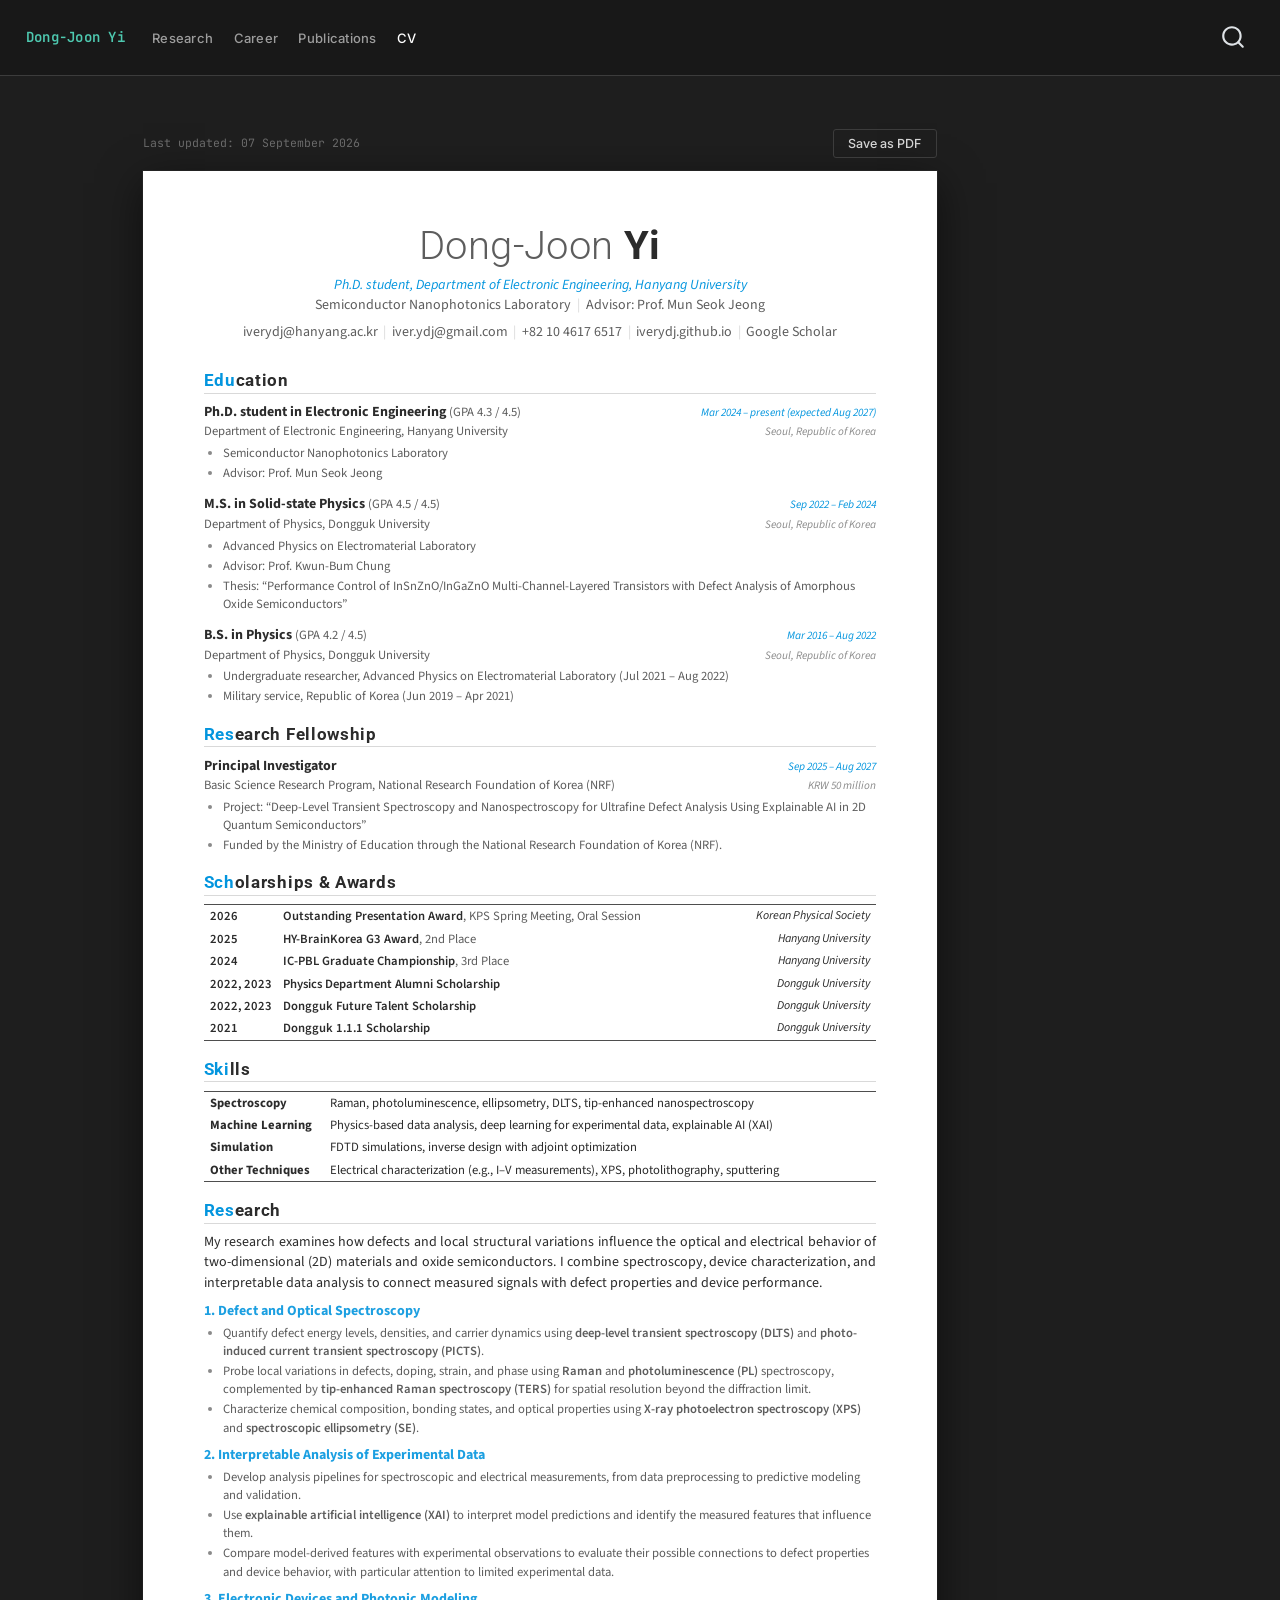
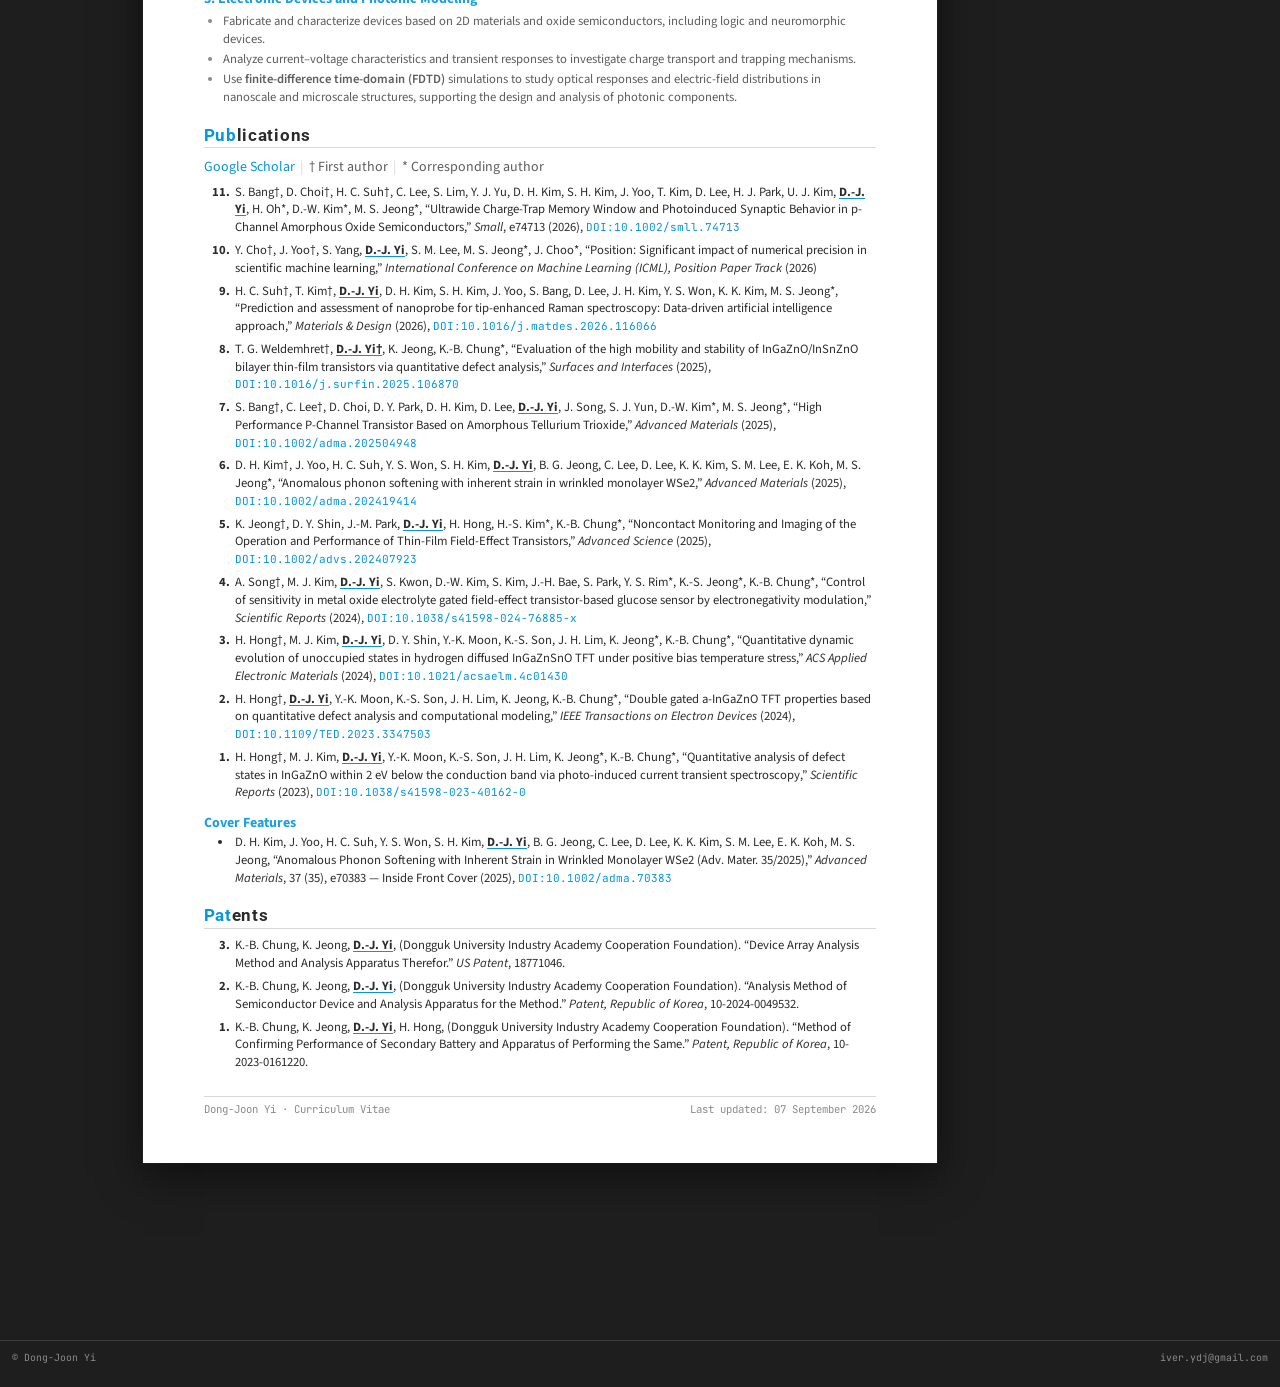
<file: docs/cv.html>
<!DOCTYPE html>
<html xmlns="http://www.w3.org/1999/xhtml" lang="en" xml:lang="en"><head>

<meta charset="utf-8">
<meta name="generator" content="quarto-1.9.37">

<meta name="viewport" content="width=device-width, initial-scale=1.0, user-scalable=yes">


<title>Curriculum Vitae – Dong-Joon Yi</title>
<style>
/* Default styles provided by pandoc.
** See https://pandoc.org/MANUAL.html#variables-for-html for config info.
*/
code{white-space: pre-wrap;}
span.smallcaps{font-variant: small-caps;}
div.columns{display: flex; gap: min(4vw, 1.5em);}
div.column{flex: auto; overflow-x: auto;}
div.hanging-indent{margin-left: 1.5em; text-indent: -1.5em;}
ul.task-list{list-style: none;}
ul.task-list li input[type="checkbox"] {
  width: 0.8em;
  margin: 0 0.8em 0.2em -1em; /* quarto-specific, see https://github.com/quarto-dev/quarto-cli/issues/4556 */ 
  vertical-align: middle;
}
</style>


<script src="site_libs/quarto-nav/quarto-nav.js"></script>
<script src="site_libs/quarto-nav/headroom.min.js"></script>
<script src="site_libs/clipboard/clipboard.min.js"></script>
<script src="site_libs/quarto-search/autocomplete.umd.js"></script>
<script src="site_libs/quarto-search/fuse.min.js"></script>
<script src="site_libs/quarto-search/quarto-search.js"></script>
<meta name="quarto:offset" content="./">
<script src="site_libs/quarto-html/quarto.js" type="module"></script>
<script src="site_libs/quarto-html/tabsets/tabsets.js" type="module"></script>
<script src="site_libs/quarto-html/popper.min.js"></script>
<script src="site_libs/quarto-html/tippy.umd.min.js"></script>
<script src="site_libs/quarto-html/anchor.min.js"></script>
<link href="site_libs/quarto-html/tippy.css" rel="stylesheet">
<link href="site_libs/quarto-html/quarto-syntax-highlighting-dark-d0ae9245876894da5ac7e18953ecc5cc.css" rel="stylesheet" id="quarto-text-highlighting-styles">
<script src="site_libs/bootstrap/bootstrap.min.js"></script>
<link href="site_libs/bootstrap/bootstrap-icons.css" rel="stylesheet">
<link href="site_libs/bootstrap/bootstrap-3392bf5957374e597e0b1b24e7ed275d.min.css" rel="stylesheet" append-hash="true" id="quarto-bootstrap" data-mode="dark">
<script id="quarto-search-options" type="application/json">{
  "location": "navbar",
  "copy-button": false,
  "collapse-after": 3,
  "panel-placement": "end",
  "type": "overlay",
  "limit": 50,
  "keyboard-shortcut": [
    "f",
    "/",
    "s"
  ],
  "show-item-context": false,
  "language": {
    "search-no-results-text": "No results",
    "search-matching-documents-text": "matching documents",
    "search-copy-link-title": "Copy link to search",
    "search-hide-matches-text": "Hide additional matches",
    "search-more-match-text": "more match in this document",
    "search-more-matches-text": "more matches in this document",
    "search-clear-button-title": "Clear",
    "search-text-placeholder": "",
    "search-detached-cancel-button-title": "Cancel",
    "search-submit-button-title": "Submit",
    "search-label": "Search"
  }
}</script>


<link rel="stylesheet" href="styles.css">
<link rel="stylesheet" href="cv.css">
</head>

<body class="nav-fixed fullcontent quarto-light">

<div id="quarto-search-results"></div>
  <header id="quarto-header" class="headroom fixed-top">
    <nav class="navbar navbar-expand-lg " data-bs-theme="dark">
      <div class="navbar-container container-fluid">
      <div class="navbar-brand-container mx-auto">
    <a class="navbar-brand" href="./index.html">
    <span class="navbar-title">Dong-Joon Yi</span>
    </a>
  </div>
            <div id="quarto-search" class="" title="Search"></div>
          <button class="navbar-toggler" type="button" data-bs-toggle="collapse" data-bs-target="#navbarCollapse" aria-controls="navbarCollapse" role="menu" aria-expanded="false" aria-label="Toggle navigation" onclick="if (window.quartoToggleHeadroom) { window.quartoToggleHeadroom(); }">
  <span class="navbar-toggler-icon"></span>
</button>
          <div class="collapse navbar-collapse" id="navbarCollapse">
            <ul class="navbar-nav navbar-nav-scroll me-auto">
  <li class="nav-item">
    <a class="nav-link" href="./research.html"> 
<span class="menu-text">Research</span></a>
  </li>  
  <li class="nav-item">
    <a class="nav-link" href="./career.html"> 
<span class="menu-text">Career</span></a>
  </li>  
  <li class="nav-item">
    <a class="nav-link" href="./publications.html"> 
<span class="menu-text">Publications</span></a>
  </li>  
  <li class="nav-item">
    <a class="nav-link active" href="./cv.html" aria-current="page"> 
<span class="menu-text">CV</span></a>
  </li>  
</ul>
          </div> <!-- /navcollapse -->
            <div class="quarto-navbar-tools">
</div>
      </div> <!-- /container-fluid -->
    </nav>
</header>
<!-- content -->
<div id="quarto-content" class="quarto-container page-columns page-rows-contents page-layout-article page-navbar">
<!-- sidebar -->
<!-- margin-sidebar -->
    
<!-- main -->
<main class="content" id="quarto-document-content"><header id="title-block-header" class="quarto-title-block"></header>




<div class="cv-toolbar">
  <span class="cv-updated">Last updated: 07 September 2026</span>
  <button type="button" class="cv-print" onclick="window.print()">Save as PDF</button>
</div>

<article class="cv-sheet">

<header class="cv-header">
  <div class="cv-name" role="heading" aria-level="1"><span class="cv-first">Dong-Joon</span> <span class="cv-last">Yi</span></div>
  <p class="cv-position">Ph.D. student, Department of Electronic Engineering, Hanyang University</p>
  <p class="cv-affil">Semiconductor Nanophotonics Laboratory <span class="cv-sep">|</span> Advisor: Prof. Mun Seok Jeong</p>
  <p class="cv-contact">
<a href="mailto:iverydj@hanyang.ac.kr">iverydj@hanyang.ac.kr</a> <span class="cv-sep">|</span> <a href="mailto:iver.ydj@gmail.com">iver.ydj@gmail.com</a>    <span class="cv-sep">|</span> <a href="tel:+821046176517">+82 10 4617 6517</a>
    <span class="cv-sep">|</span> <a href="https://iverydj.github.io">iverydj.github.io</a>
    <span class="cv-sep">|</span> <a href="https://scholar.google.co.kr/citations?user=MZE2mWsAAAAJ&amp;hl=en">Google Scholar</a>
  </p>
</header>

<section class="cv-section">
<h2 class="anchored"><span class="cv-h2-accent">Edu</span>cation</h2>
<div class="cv-entry">
  <div class="cv-entry-row">
    <span class="cv-entry-title">Ph.D. student in Electronic Engineering <span class="cv-gpa">(GPA 4.3 / 4.5)</span></span>
    <span class="cv-entry-date">Mar 2024 – present (expected Aug 2027)</span>
  </div>
  <div class="cv-entry-row cv-entry-sub">
    <span class="cv-entry-org">Department of Electronic Engineering, Hanyang University</span>
    <span class="cv-entry-loc">Seoul, Republic of Korea</span>
  </div>
  <ul class="cv-items">
<li>Semiconductor Nanophotonics Laboratory</li><li>Advisor: Prof. Mun Seok Jeong</li>  </ul>
</div>
<div class="cv-entry">
  <div class="cv-entry-row">
    <span class="cv-entry-title">M.S. in Solid-state Physics <span class="cv-gpa">(GPA 4.5 / 4.5)</span></span>
    <span class="cv-entry-date">Sep 2022 – Feb 2024</span>
  </div>
  <div class="cv-entry-row cv-entry-sub">
    <span class="cv-entry-org">Department of Physics, Dongguk University</span>
    <span class="cv-entry-loc">Seoul, Republic of Korea</span>
  </div>
  <ul class="cv-items">
<li>Advanced Physics on Electromaterial Laboratory</li><li>Advisor: Prof. Kwun-Bum Chung</li><li>Thesis: “Performance Control of InSnZnO/InGaZnO Multi-Channel-Layered Transistors with Defect Analysis of Amorphous Oxide Semiconductors”</li>  </ul>
</div>
<div class="cv-entry">
  <div class="cv-entry-row">
    <span class="cv-entry-title">B.S. in Physics <span class="cv-gpa">(GPA 4.2 / 4.5)</span></span>
    <span class="cv-entry-date">Mar 2016 – Aug 2022</span>
  </div>
  <div class="cv-entry-row cv-entry-sub">
    <span class="cv-entry-org">Department of Physics, Dongguk University</span>
    <span class="cv-entry-loc">Seoul, Republic of Korea</span>
  </div>
  <ul class="cv-items">
<li>Undergraduate researcher, Advanced Physics on Electromaterial Laboratory (Jul 2021 – Aug 2022)</li><li>Military service, Republic of Korea (Jun 2019 – Apr 2021)</li>  </ul>
</div>
</section>

<section class="cv-section">
<h2 class="anchored"><span class="cv-h2-accent">Res</span>earch Fellowship</h2>
<div class="cv-entry">
  <div class="cv-entry-row">
    <span class="cv-entry-title">Principal Investigator</span>
    <span class="cv-entry-date">Sep 2025 – Aug 2027</span>
  </div>
  <div class="cv-entry-row cv-entry-sub">
    <span class="cv-entry-org">Basic Science Research Program, National Research Foundation of Korea (NRF)</span>
    <span class="cv-entry-loc">KRW 50 million</span>
  </div>
  <ul class="cv-items">
    <li>Project: “Deep-Level Transient Spectroscopy and Nanospectroscopy for Ultrafine Defect Analysis Using Explainable AI in 2D Quantum Semiconductors”</li>
    <li>Funded by the Ministry of Education through the National Research Foundation of Korea (NRF).</li>
  </ul>
</div>
</section>

<section class="cv-section">
<h2 class="anchored"><span class="cv-h2-accent">Sch</span>olarships &amp; Awards</h2>

<table class="cv-table cv-awards caption-top table">
<tbody>
<tr class="odd">
<td class="cv-award-year">2026</td>
<td><span class="cv-award-title">Outstanding Presentation Award</span><span class="cv-award-detail">, KPS Spring Meeting, Oral Session</span></td>
<td class="cv-award-org">Korean Physical Society</td>
</tr>
<tr class="even">
<td class="cv-award-year">2025</td>
<td><span class="cv-award-title">HY-BrainKorea G3 Award</span><span class="cv-award-detail">, 2nd Place</span></td>
<td class="cv-award-org">Hanyang University</td>
</tr>
<tr class="odd">
<td class="cv-award-year">2024</td>
<td><span class="cv-award-title">IC-PBL Graduate Championship</span><span class="cv-award-detail">, 3rd Place</span></td>
<td class="cv-award-org">Hanyang University</td>
</tr>
<tr class="even">
<td class="cv-award-year">2022, 2023</td>
<td><span class="cv-award-title">Physics Department Alumni Scholarship</span></td>
<td class="cv-award-org">Dongguk University</td>
</tr>
<tr class="odd">
<td class="cv-award-year">2022, 2023</td>
<td><span class="cv-award-title">Dongguk Future Talent Scholarship</span></td>
<td class="cv-award-org">Dongguk University</td>
</tr>
<tr class="even">
<td class="cv-award-year">2021</td>
<td><span class="cv-award-title">Dongguk 1.1.1 Scholarship</span></td>
<td class="cv-award-org">Dongguk University</td>
</tr>
</tbody>
</table>

</section>

<section class="cv-section">
<h2 class="anchored"><span class="cv-h2-accent">Ski</span>lls</h2>

<table class="cv-table cv-skills caption-top table">
<tbody>
<tr class="odd">
<td class="cv-skill-cat">Spectroscopy</td>
<td>Raman, photoluminescence, ellipsometry, DLTS, tip-enhanced nanospectroscopy</td>
</tr>
<tr class="even">
<td class="cv-skill-cat">Machine Learning</td>
<td>Physics-based data analysis, deep learning for experimental data, explainable AI (XAI)</td>
</tr>
<tr class="odd">
<td class="cv-skill-cat">Simulation</td>
<td>FDTD simulations, inverse design with adjoint optimization</td>
</tr>
<tr class="even">
<td class="cv-skill-cat">Other Techniques</td>
<td>Electrical characterization (e.g., I–V measurements), XPS, photolithography, sputtering</td>
</tr>
</tbody>
</table>

</section>

<section class="cv-section cv-research">
<h2 class="anchored"><span class="cv-h2-accent">Res</span>earch</h2>
<p class="cv-para">My research examines how defects and local structural variations influence the optical and electrical behavior of <span class="rs-mat">two-dimensional (2D) materials</span> and <span class="rs-mat">oxide semiconductors</span>. I combine spectroscopy, device characterization, and interpretable data analysis to connect measured signals with defect properties and device performance.</p>
<h3 class="anchored">1. Defect and Optical Spectroscopy</h3>
<ul class="cv-items">
  <li>Quantify defect energy levels, densities, and carrier dynamics using <span class="rs-tech">deep-level transient spectroscopy (DLTS)</span> and <span class="rs-tech">photo-induced current transient spectroscopy (PICTS)</span>.</li>
  <li>Probe local variations in defects, doping, strain, and phase using <span class="rs-tech">Raman</span> and <span class="rs-tech">photoluminescence (PL)</span> spectroscopy, complemented by <span class="rs-tech">tip-enhanced Raman spectroscopy (TERS)</span> for spatial resolution beyond the diffraction limit.</li>
  <li>Characterize chemical composition, bonding states, and optical properties using <span class="rs-tech">X-ray photoelectron spectroscopy (XPS)</span> and <span class="rs-tech">spectroscopic ellipsometry (SE)</span>.</li>
</ul>
<h3 class="anchored">2. Interpretable Analysis of Experimental Data</h3>
<ul class="cv-items">
  <li>Develop analysis pipelines for spectroscopic and electrical measurements, from data preprocessing to predictive modeling and validation.</li>
  <li>Use <span class="rs-method">explainable artificial intelligence (XAI)</span> to interpret model predictions and identify the measured features that influence them.</li>
  <li>Compare model-derived features with experimental observations to evaluate their possible connections to defect properties and device behavior, with particular attention to limited experimental data.</li>
</ul>
<h3 class="anchored">3. Electronic Devices and Photonic Modeling</h3>
<ul class="cv-items">
  <li>Fabricate and characterize devices based on <span class="rs-mat">2D materials</span> and <span class="rs-mat">oxide semiconductors</span>, including logic and neuromorphic devices.</li>
  <li>Analyze current–voltage characteristics and transient responses to investigate charge transport and trapping mechanisms.</li>
  <li>Use <span class="rs-tech">finite-difference time-domain (FDTD)</span> simulations to study optical responses and electric-field distributions in nanoscale and microscale structures, supporting the design and analysis of photonic components.</li>
</ul>
</section>

<section class="cv-section">
<h2 class="anchored"><span class="cv-h2-accent">Pub</span>lications</h2>
<p class="cv-note"><a href="https://scholar.google.co.kr/citations?user=MZE2mWsAAAAJ&amp;hl=en">Google Scholar</a> <span class="cv-sep">|</span> † First author <span class="cv-sep">|</span> * Corresponding author</p>
<ol class="cv-pubs" reversed="">
  <li>S. Bang†, D. Choi†, H. C. Suh†, C. Lee, S. Lim, Y. J. Yu, D. H. Kim, S. H. Kim, J. Yoo, T. Kim, D. Lee, H. J. Park, U. J. Kim, <span class="cv-me">D.-J. Yi</span>, H. Oh*, D.-W. Kim*, M. S. Jeong*, “Ultrawide Charge-Trap Memory Window and Photoinduced Synaptic Behavior in p-Channel Amorphous Oxide Semiconductors,” <span class="cv-pub-venue">Small</span>, e74713 (2026), <a class="cv-doi" href="https://doi.org/10.1002/smll.74713">DOI:10.1002/smll.74713</a></li>
  <li>Y. Cho†, J. Yoo†, S. Yang, <span class="cv-me">D.-J. Yi</span>, S. M. Lee, M. S. Jeong*, J. Choo*, “Position: Significant impact of numerical precision in scientific machine learning,” <span class="cv-pub-venue">International Conference on Machine Learning (ICML), Position Paper Track</span> (2026)</li>
  <li>H. C. Suh†, T. Kim†, <span class="cv-me">D.-J. Yi</span>, D. H. Kim, S. H. Kim, J. Yoo, S. Bang, D. Lee, J. H. Kim, Y. S. Won, K. K. Kim, M. S. Jeong*, “Prediction and assessment of nanoprobe for tip-enhanced Raman spectroscopy: Data-driven artificial intelligence approach,” <span class="cv-pub-venue">Materials &amp; Design</span> (2026), <a class="cv-doi" href="https://doi.org/10.1016/j.matdes.2026.116066">DOI:10.1016/j.matdes.2026.116066</a></li>
  <li>T. G. Weldemhret†, <span class="cv-me">D.-J. Yi†</span>, K. Jeong, K.-B. Chung*, “Evaluation of the high mobility and stability of InGaZnO/InSnZnO bilayer thin-film transistors via quantitative defect analysis,” <span class="cv-pub-venue">Surfaces and Interfaces</span> (2025), <a class="cv-doi" href="https://doi.org/10.1016/j.surfin.2025.106870">DOI:10.1016/j.surfin.2025.106870</a></li>
  <li>S. Bang†, C. Lee†, D. Choi, D. Y. Park, D. H. Kim, D. Lee, <span class="cv-me">D.-J. Yi</span>, J. Song, S. J. Yun, D.-W. Kim*, M. S. Jeong*, “High Performance P-Channel Transistor Based on Amorphous Tellurium Trioxide,” <span class="cv-pub-venue">Advanced Materials</span> (2025), <a class="cv-doi" href="https://doi.org/10.1002/adma.202504948">DOI:10.1002/adma.202504948</a></li>
  <li>D. H. Kim†, J. Yoo, H. C. Suh, Y. S. Won, S. H. Kim, <span class="cv-me">D.-J. Yi</span>, B. G. Jeong, C. Lee, D. Lee, K. K. Kim, S. M. Lee, E. K. Koh, M. S. Jeong*, “Anomalous phonon softening with inherent strain in wrinkled monolayer WSe2,” <span class="cv-pub-venue">Advanced Materials</span> (2025), <a class="cv-doi" href="https://doi.org/10.1002/adma.202419414">DOI:10.1002/adma.202419414</a></li>
  <li>K. Jeong†, D. Y. Shin, J.-M. Park, <span class="cv-me">D.-J. Yi</span>, H. Hong, H.-S. Kim*, K.-B. Chung*, “Noncontact Monitoring and Imaging of the Operation and Performance of Thin-Film Field-Effect Transistors,” <span class="cv-pub-venue">Advanced Science</span> (2025), <a class="cv-doi" href="https://doi.org/10.1002/advs.202407923">DOI:10.1002/advs.202407923</a></li>
  <li>A. Song†, M. J. Kim, <span class="cv-me">D.-J. Yi</span>, S. Kwon, D.-W. Kim, S. Kim, J.-H. Bae, S. Park, Y. S. Rim*, K.-S. Jeong*, K.-B. Chung*, “Control of sensitivity in metal oxide electrolyte gated field-effect transistor-based glucose sensor by electronegativity modulation,” <span class="cv-pub-venue">Scientific Reports</span> (2024), <a class="cv-doi" href="https://doi.org/10.1038/s41598-024-76885-x">DOI:10.1038/s41598-024-76885-x</a></li>
  <li>H. Hong†, M. J. Kim, <span class="cv-me">D.-J. Yi</span>, D. Y. Shin, Y.-K. Moon, K.-S. Son, J. H. Lim, K. Jeong*, K.-B. Chung*, “Quantitative dynamic evolution of unoccupied states in hydrogen diffused InGaZnSnO TFT under positive bias temperature stress,” <span class="cv-pub-venue">ACS Applied Electronic Materials</span> (2024), <a class="cv-doi" href="https://doi.org/10.1021/acsaelm.4c01430">DOI:10.1021/acsaelm.4c01430</a></li>
  <li>H. Hong†, <span class="cv-me">D.-J. Yi</span>, Y.-K. Moon, K.-S. Son, J. H. Lim, K. Jeong, K.-B. Chung*, “Double gated a-InGaZnO TFT properties based on quantitative defect analysis and computational modeling,” <span class="cv-pub-venue">IEEE Transactions on Electron Devices</span> (2024), <a class="cv-doi" href="https://doi.org/10.1109/TED.2023.3347503">DOI:10.1109/TED.2023.3347503</a></li>
  <li>H. Hong†, M. J. Kim, <span class="cv-me">D.-J. Yi</span>, Y.-K. Moon, K.-S. Son, J. H. Lim, K. Jeong*, K.-B. Chung*, “Quantitative analysis of defect states in InGaZnO within 2 eV below the conduction band via photo-induced current transient spectroscopy,” <span class="cv-pub-venue">Scientific Reports</span> (2023), <a class="cv-doi" href="https://doi.org/10.1038/s41598-023-40162-0">DOI:10.1038/s41598-023-40162-0</a></li>
</ol>
<h3 class="cv-subhead anchored">Cover Features</h3>
<ul class="cv-pubs cv-covers">
  <li>D. H. Kim, J. Yoo, H. C. Suh, Y. S. Won, S. H. Kim, <span class="cv-me">D.-J. Yi</span>, B. G. Jeong, C. Lee, D. Lee, K. K. Kim, S. M. Lee, E. K. Koh, M. S. Jeong, “Anomalous Phonon Softening with Inherent Strain in Wrinkled Monolayer WSe2 (Adv. Mater. 35/2025),” <span class="cv-pub-venue">Advanced Materials</span>, 37 (35), e70383 — Inside Front Cover (2025), <a class="cv-doi" href="https://doi.org/10.1002/adma.70383">DOI:10.1002/adma.70383</a></li>
</ul>
</section>

<section class="cv-section">
<h2 class="anchored"><span class="cv-h2-accent">Pat</span>ents</h2>
<ol class="cv-pubs" reversed="">
  <li>K.-B. Chung, K. Jeong, <span class="cv-me">D.-J. Yi</span>, (Dongguk University Industry Academy Cooperation Foundation). “Device Array Analysis Method and Analysis Apparatus Therefor.” <span class="cv-pub-venue">US Patent</span>, 18771046.</li>
  <li>K.-B. Chung, K. Jeong, <span class="cv-me">D.-J. Yi</span>, (Dongguk University Industry Academy Cooperation Foundation). “Analysis Method of Semiconductor Device and Analysis Apparatus for the Method.” <span class="cv-pub-venue">Patent, Republic of Korea</span>, 10-2024-0049532.</li>
  <li>K.-B. Chung, K. Jeong, <span class="cv-me">D.-J. Yi</span>, H. Hong, (Dongguk University Industry Academy Cooperation Foundation). “Method of Confirming Performance of Secondary Battery and Apparatus of Performing the Same.” <span class="cv-pub-venue">Patent, Republic of Korea</span>, 10-2023-0161220.</li>
</ol>
</section>

<footer class="cv-footer">
  <span>Dong-Joon Yi · Curriculum Vitae</span>
  <span>Last updated: 07 September 2026</span>
</footer>

</article>



</main> <!-- /main -->
<script id="quarto-html-after-body" type="application/javascript">
  window.document.addEventListener("DOMContentLoaded", function (event) {
    const icon = "";
    const anchorJS = new window.AnchorJS();
    anchorJS.options = {
      placement: 'right',
      icon: icon
    };
    anchorJS.add('.anchored');
    const isCodeAnnotation = (el) => {
      for (const clz of el.classList) {
        if (clz.startsWith('code-annotation-')) {                     
          return true;
        }
      }
      return false;
    }
    const onCopySuccess = function(e) {
      // button target
      const button = e.trigger;
      // don't keep focus
      button.blur();
      // flash "checked"
      button.classList.add('code-copy-button-checked');
      var currentTitle = button.getAttribute("title");
      button.setAttribute("title", "Copied!");
      let tooltip;
      if (window.bootstrap) {
        button.setAttribute("data-bs-toggle", "tooltip");
        button.setAttribute("data-bs-placement", "left");
        button.setAttribute("data-bs-title", "Copied!");
        tooltip = new bootstrap.Tooltip(button, 
          { trigger: "manual", 
            customClass: "code-copy-button-tooltip",
            offset: [0, -8]});
        tooltip.show();    
      }
      setTimeout(function() {
        if (tooltip) {
          tooltip.hide();
          button.removeAttribute("data-bs-title");
          button.removeAttribute("data-bs-toggle");
          button.removeAttribute("data-bs-placement");
        }
        button.setAttribute("title", currentTitle);
        button.classList.remove('code-copy-button-checked');
      }, 1000);
      // clear code selection
      e.clearSelection();
    }
    const getTextToCopy = function(trigger) {
      const outerScaffold = trigger.parentElement.cloneNode(true);
      const codeEl = outerScaffold.querySelector('code');
      for (const childEl of codeEl.children) {
        if (isCodeAnnotation(childEl)) {
          childEl.remove();
        }
      }
      return codeEl.innerText;
    }
    const clipboard = new window.ClipboardJS('.code-copy-button:not([data-in-quarto-modal])', {
      text: getTextToCopy
    });
    clipboard.on('success', onCopySuccess);
    if (window.document.getElementById('quarto-embedded-source-code-modal')) {
      const clipboardModal = new window.ClipboardJS('.code-copy-button[data-in-quarto-modal]', {
        text: getTextToCopy,
        container: window.document.getElementById('quarto-embedded-source-code-modal')
      });
      clipboardModal.on('success', onCopySuccess);
    }
      var localhostRegex = new RegExp(/^(?:http|https):\/\/localhost\:?[0-9]*\//);
      var mailtoRegex = new RegExp(/^mailto:/);
        var filterRegex = new RegExp('/' + window.location.host + '/');
      var isInternal = (href) => {
          return filterRegex.test(href) || localhostRegex.test(href) || mailtoRegex.test(href);
      }
      // Inspect non-navigation links and adorn them if external
     var links = window.document.querySelectorAll('a[href]:not(.nav-link):not(.navbar-brand):not(.toc-action):not(.sidebar-link):not(.sidebar-item-toggle):not(.pagination-link):not(.no-external):not([aria-hidden]):not(.dropdown-item):not(.quarto-navigation-tool):not(.about-link)');
      for (var i=0; i<links.length; i++) {
        const link = links[i];
        if (!isInternal(link.href)) {
          // undo the damage that might have been done by quarto-nav.js in the case of
          // links that we want to consider external
          if (link.dataset.originalHref !== undefined) {
            link.href = link.dataset.originalHref;
          }
            // target, if specified
            link.setAttribute("target", "_blank");
            if (link.getAttribute("rel") === null) {
              link.setAttribute("rel", "noopener");
            }
        }
      }
    function tippyHover(el, contentFn, onTriggerFn, onUntriggerFn) {
      const config = {
        allowHTML: true,
        maxWidth: 500,
        delay: 100,
        arrow: false,
        appendTo: function(el) {
            return el.parentElement;
        },
        interactive: true,
        interactiveBorder: 10,
        theme: 'quarto',
        placement: 'bottom-start',
      };
      if (contentFn) {
        config.content = contentFn;
      }
      if (onTriggerFn) {
        config.onTrigger = onTriggerFn;
      }
      if (onUntriggerFn) {
        config.onUntrigger = onUntriggerFn;
      }
      window.tippy(el, config); 
    }
    const noterefs = window.document.querySelectorAll('a[role="doc-noteref"]');
    for (var i=0; i<noterefs.length; i++) {
      const ref = noterefs[i];
      tippyHover(ref, function() {
        // use id or data attribute instead here
        let href = ref.getAttribute('data-footnote-href') || ref.getAttribute('href');
        try { href = new URL(href).hash; } catch {}
        const id = href.replace(/^#\/?/, "");
        const note = window.document.getElementById(id);
        if (note) {
          return note.innerHTML;
        } else {
          return "";
        }
      });
    }
    const xrefs = window.document.querySelectorAll('a.quarto-xref');
    const processXRef = (id, note) => {
      // Strip column container classes
      const stripColumnClz = (el) => {
        el.classList.remove("page-full", "page-columns");
        if (el.children) {
          for (const child of el.children) {
            stripColumnClz(child);
          }
        }
      }
      stripColumnClz(note)
      if (id === null || id.startsWith('sec-')) {
        // Special case sections, only their first couple elements
        const container = document.createElement("div");
        if (note.children && note.children.length > 2) {
          container.appendChild(note.children[0].cloneNode(true));
          for (let i = 1; i < note.children.length; i++) {
            const child = note.children[i];
            if (child.tagName === "P" && child.innerText === "") {
              continue;
            } else {
              container.appendChild(child.cloneNode(true));
              break;
            }
          }
          if (window.Quarto?.typesetMath) {
            window.Quarto.typesetMath(container);
          }
          return container.innerHTML
        } else {
          if (window.Quarto?.typesetMath) {
            window.Quarto.typesetMath(note);
          }
          return note.innerHTML;
        }
      } else {
        // Remove any anchor links if they are present
        const anchorLink = note.querySelector('a.anchorjs-link');
        if (anchorLink) {
          anchorLink.remove();
        }
        if (window.Quarto?.typesetMath) {
          window.Quarto.typesetMath(note);
        }
        if (note.classList.contains("callout")) {
          return note.outerHTML;
        } else {
          return note.innerHTML;
        }
      }
    }
    for (var i=0; i<xrefs.length; i++) {
      const xref = xrefs[i];
      tippyHover(xref, undefined, function(instance) {
        instance.disable();
        let url = xref.getAttribute('href');
        let hash = undefined; 
        if (url.startsWith('#')) {
          hash = url;
        } else {
          try { hash = new URL(url).hash; } catch {}
        }
        if (hash) {
          const id = hash.replace(/^#\/?/, "");
          const note = window.document.getElementById(id);
          if (note !== null) {
            try {
              const html = processXRef(id, note.cloneNode(true));
              instance.setContent(html);
            } finally {
              instance.enable();
              instance.show();
            }
          } else {
            // See if we can fetch this
            fetch(url.split('#')[0])
            .then(res => res.text())
            .then(html => {
              const parser = new DOMParser();
              const htmlDoc = parser.parseFromString(html, "text/html");
              const note = htmlDoc.getElementById(id);
              if (note !== null) {
                const html = processXRef(id, note);
                instance.setContent(html);
              } 
            }).finally(() => {
              instance.enable();
              instance.show();
            });
          }
        } else {
          // See if we can fetch a full url (with no hash to target)
          // This is a special case and we should probably do some content thinning / targeting
          fetch(url)
          .then(res => res.text())
          .then(html => {
            const parser = new DOMParser();
            const htmlDoc = parser.parseFromString(html, "text/html");
            const note = htmlDoc.querySelector('main.content');
            if (note !== null) {
              // This should only happen for chapter cross references
              // (since there is no id in the URL)
              // remove the first header
              if (note.children.length > 0 && note.children[0].tagName === "HEADER") {
                note.children[0].remove();
              }
              const html = processXRef(null, note);
              instance.setContent(html);
            } 
          }).finally(() => {
            instance.enable();
            instance.show();
          });
        }
      }, function(instance) {
      });
    }
        let selectedAnnoteEl;
        const selectorForAnnotation = ( cell, annotation) => {
          let cellAttr = 'data-code-cell="' + cell + '"';
          let lineAttr = 'data-code-annotation="' +  annotation + '"';
          const selector = 'span[' + cellAttr + '][' + lineAttr + ']';
          return selector;
        }
        const selectCodeLines = (annoteEl) => {
          const doc = window.document;
          const targetCell = annoteEl.getAttribute("data-target-cell");
          const targetAnnotation = annoteEl.getAttribute("data-target-annotation");
          const annoteSpan = window.document.querySelector(selectorForAnnotation(targetCell, targetAnnotation));
          const lines = annoteSpan.getAttribute("data-code-lines").split(",");
          const lineIds = lines.map((line) => {
            return targetCell + "-" + line;
          })
          let top = null;
          let height = null;
          let parent = null;
          if (lineIds.length > 0) {
              //compute the position of the single el (top and bottom and make a div)
              const el = window.document.getElementById(lineIds[0]);
              top = el.offsetTop;
              height = el.offsetHeight;
              parent = el.parentElement.parentElement;
            if (lineIds.length > 1) {
              const lastEl = window.document.getElementById(lineIds[lineIds.length - 1]);
              const bottom = lastEl.offsetTop + lastEl.offsetHeight;
              height = bottom - top;
            }
            if (top !== null && height !== null && parent !== null) {
              // cook up a div (if necessary) and position it 
              let div = window.document.getElementById("code-annotation-line-highlight");
              if (div === null) {
                div = window.document.createElement("div");
                div.setAttribute("id", "code-annotation-line-highlight");
                div.style.position = 'absolute';
                parent.appendChild(div);
              }
              div.style.top = top - 2 + "px";
              div.style.height = height + 4 + "px";
              div.style.left = 0;
              let gutterDiv = window.document.getElementById("code-annotation-line-highlight-gutter");
              if (gutterDiv === null) {
                gutterDiv = window.document.createElement("div");
                gutterDiv.setAttribute("id", "code-annotation-line-highlight-gutter");
                gutterDiv.style.position = 'absolute';
                const codeCell = window.document.getElementById(targetCell);
                const gutter = codeCell.querySelector('.code-annotation-gutter');
                gutter.appendChild(gutterDiv);
              }
              gutterDiv.style.top = top - 2 + "px";
              gutterDiv.style.height = height + 4 + "px";
            }
            selectedAnnoteEl = annoteEl;
          }
        };
        const unselectCodeLines = () => {
          const elementsIds = ["code-annotation-line-highlight", "code-annotation-line-highlight-gutter"];
          elementsIds.forEach((elId) => {
            const div = window.document.getElementById(elId);
            if (div) {
              div.remove();
            }
          });
          selectedAnnoteEl = undefined;
        };
          // Handle positioning of the toggle
      window.addEventListener(
        "resize",
        throttle(() => {
          elRect = undefined;
          if (selectedAnnoteEl) {
            selectCodeLines(selectedAnnoteEl);
          }
        }, 10)
      );
      function throttle(fn, ms) {
      let throttle = false;
      let timer;
        return (...args) => {
          if(!throttle) { // first call gets through
              fn.apply(this, args);
              throttle = true;
          } else { // all the others get throttled
              if(timer) clearTimeout(timer); // cancel #2
              timer = setTimeout(() => {
                fn.apply(this, args);
                timer = throttle = false;
              }, ms);
          }
        };
      }
        // Attach click handler to the DT
        const annoteDls = window.document.querySelectorAll('dt[data-target-cell]');
        for (const annoteDlNode of annoteDls) {
          annoteDlNode.addEventListener('click', (event) => {
            const clickedEl = event.target;
            if (clickedEl !== selectedAnnoteEl) {
              unselectCodeLines();
              const activeEl = window.document.querySelector('dt[data-target-cell].code-annotation-active');
              if (activeEl) {
                activeEl.classList.remove('code-annotation-active');
              }
              selectCodeLines(clickedEl);
              clickedEl.classList.add('code-annotation-active');
            } else {
              // Unselect the line
              unselectCodeLines();
              clickedEl.classList.remove('code-annotation-active');
            }
          });
        }
    const findCites = (el) => {
      const parentEl = el.parentElement;
      if (parentEl) {
        const cites = parentEl.dataset.cites;
        if (cites) {
          return {
            el,
            cites: cites.split(' ')
          };
        } else {
          return findCites(el.parentElement)
        }
      } else {
        return undefined;
      }
    };
    var bibliorefs = window.document.querySelectorAll('a[role="doc-biblioref"]');
    for (var i=0; i<bibliorefs.length; i++) {
      const ref = bibliorefs[i];
      const citeInfo = findCites(ref);
      if (citeInfo) {
        tippyHover(citeInfo.el, function() {
          var popup = window.document.createElement('div');
          citeInfo.cites.forEach(function(cite) {
            var citeDiv = window.document.createElement('div');
            citeDiv.classList.add('hanging-indent');
            citeDiv.classList.add('csl-entry');
            var biblioDiv = window.document.getElementById('ref-' + cite);
            if (biblioDiv) {
              citeDiv.innerHTML = biblioDiv.innerHTML;
            }
            popup.appendChild(citeDiv);
          });
          return popup.innerHTML;
        });
      }
    }
  });
  </script>
</div> <!-- /content -->
<footer class="footer">
  <div class="nav-footer">
    <div class="nav-footer-left">
<p>© Dong-Joon Yi</p>
</div>   
    <div class="nav-footer-center">
      &nbsp;
    </div>
    <div class="nav-footer-right">
<p>iver.ydj@gmail.com</p>
</div>
  </div>
</footer>




</body></html>
</file>
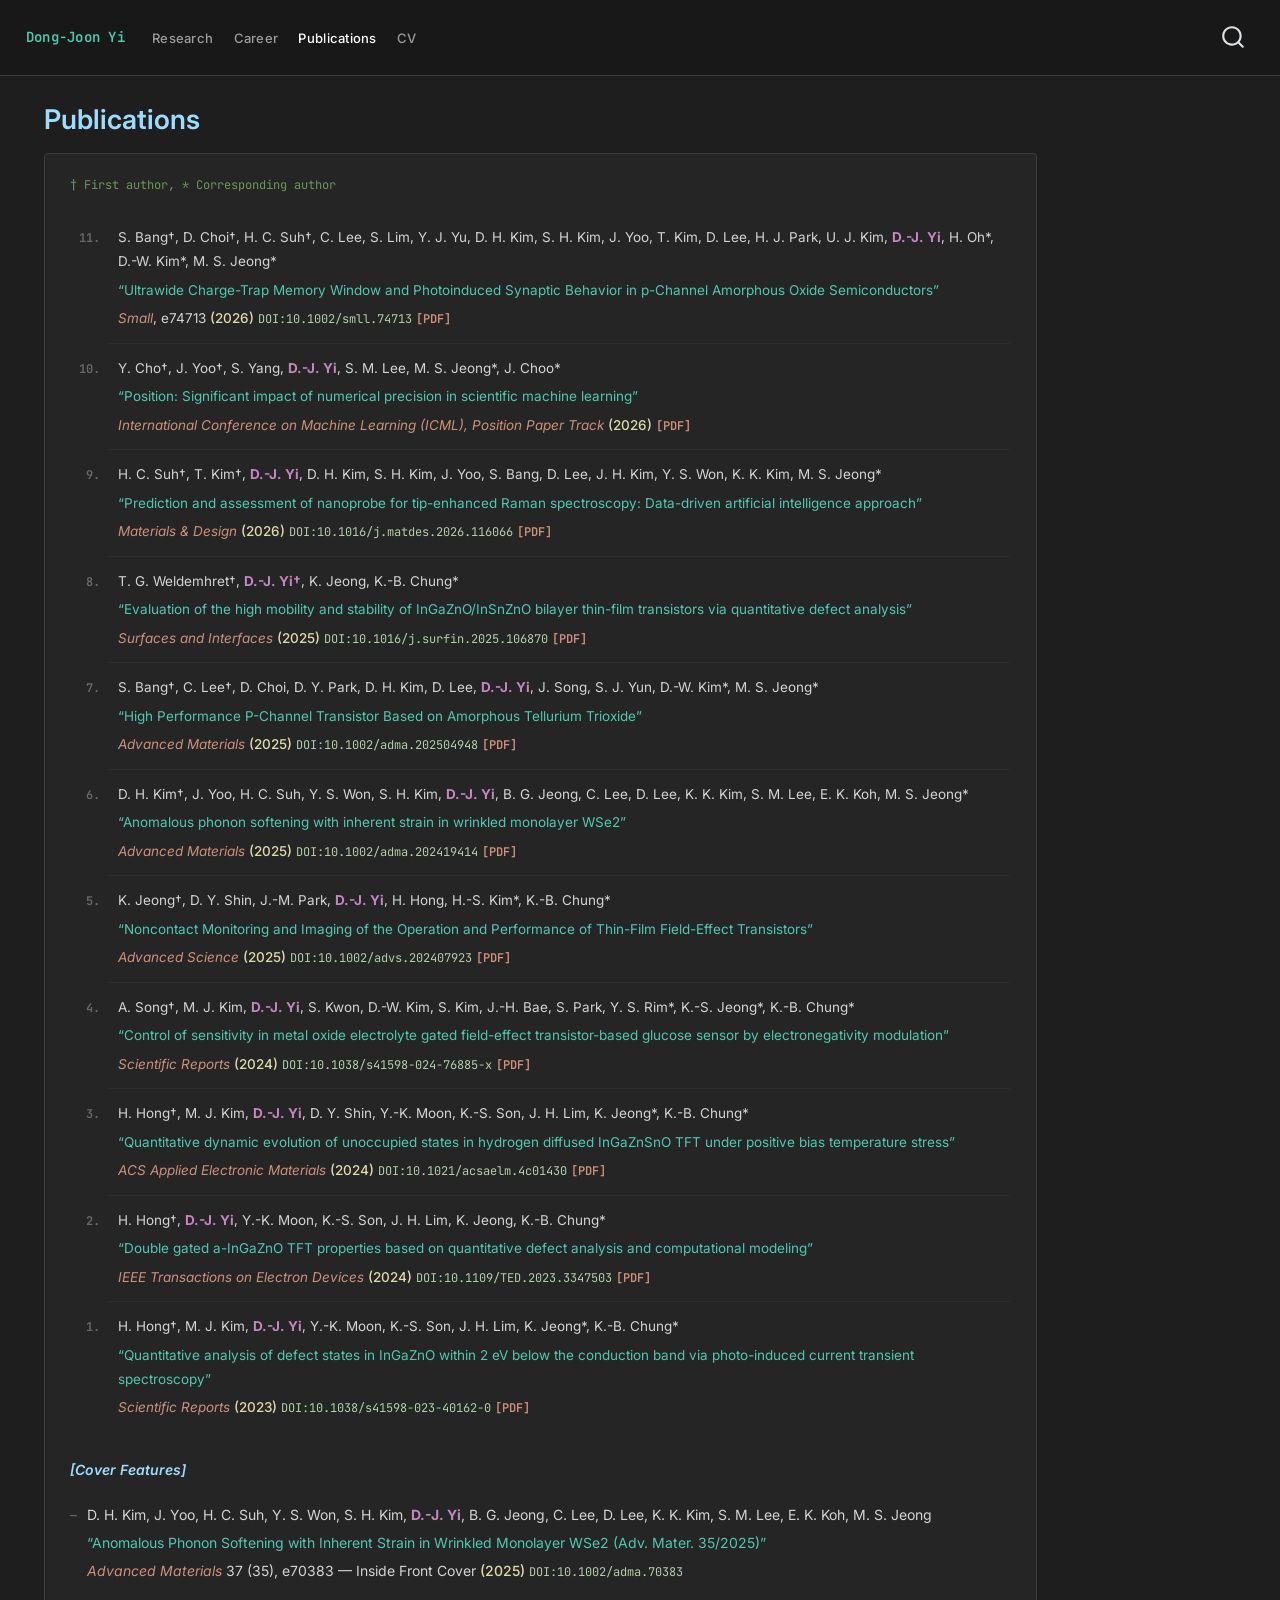
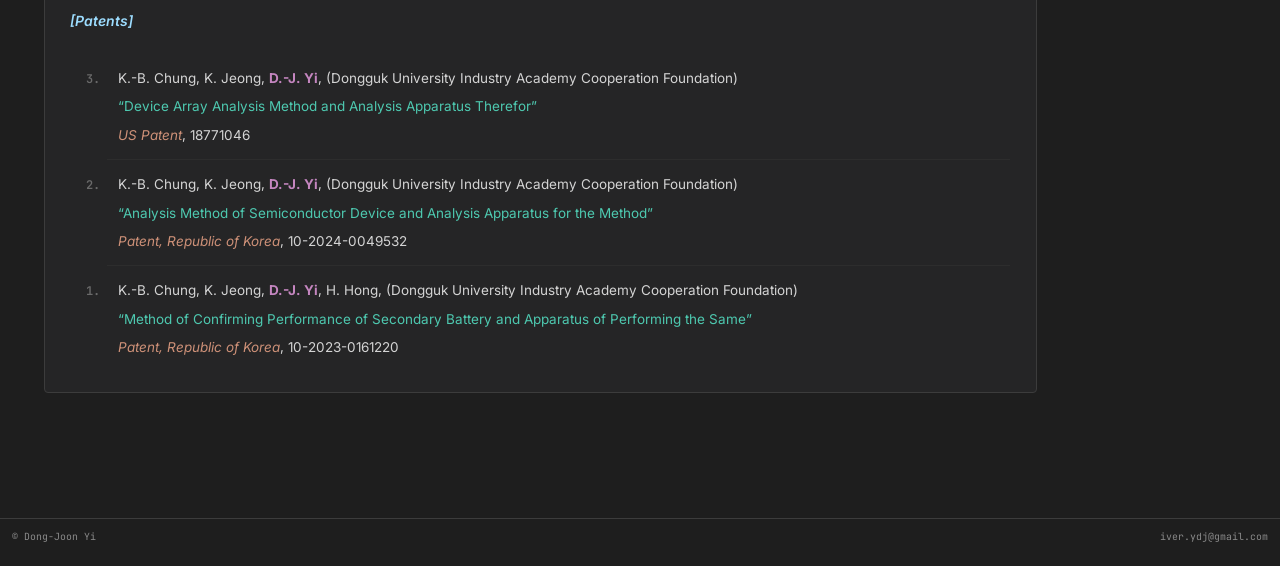
<file: docs/publications.html>
<!DOCTYPE html>
<html xmlns="http://www.w3.org/1999/xhtml" lang="en" xml:lang="en"><head>

<meta charset="utf-8">
<meta name="generator" content="quarto-1.9.37">

<meta name="viewport" content="width=device-width, initial-scale=1.0, user-scalable=yes">


<title>Publications – Dong-Joon Yi</title>
<style>
/* Default styles provided by pandoc.
** See https://pandoc.org/MANUAL.html#variables-for-html for config info.
*/
code{white-space: pre-wrap;}
span.smallcaps{font-variant: small-caps;}
div.columns{display: flex; gap: min(4vw, 1.5em);}
div.column{flex: auto; overflow-x: auto;}
div.hanging-indent{margin-left: 1.5em; text-indent: -1.5em;}
ul.task-list{list-style: none;}
ul.task-list li input[type="checkbox"] {
  width: 0.8em;
  margin: 0 0.8em 0.2em -1em; /* quarto-specific, see https://github.com/quarto-dev/quarto-cli/issues/4556 */ 
  vertical-align: middle;
}
</style>


<script src="site_libs/quarto-nav/quarto-nav.js"></script>
<script src="site_libs/quarto-nav/headroom.min.js"></script>
<script src="site_libs/clipboard/clipboard.min.js"></script>
<script src="site_libs/quarto-search/autocomplete.umd.js"></script>
<script src="site_libs/quarto-search/fuse.min.js"></script>
<script src="site_libs/quarto-search/quarto-search.js"></script>
<meta name="quarto:offset" content="./">
<script src="site_libs/quarto-html/quarto.js" type="module"></script>
<script src="site_libs/quarto-html/tabsets/tabsets.js" type="module"></script>
<script src="site_libs/quarto-html/popper.min.js"></script>
<script src="site_libs/quarto-html/tippy.umd.min.js"></script>
<script src="site_libs/quarto-html/anchor.min.js"></script>
<link href="site_libs/quarto-html/tippy.css" rel="stylesheet">
<link href="site_libs/quarto-html/quarto-syntax-highlighting-dark-d0ae9245876894da5ac7e18953ecc5cc.css" rel="stylesheet" id="quarto-text-highlighting-styles">
<script src="site_libs/bootstrap/bootstrap.min.js"></script>
<link href="site_libs/bootstrap/bootstrap-icons.css" rel="stylesheet">
<link href="site_libs/bootstrap/bootstrap-3392bf5957374e597e0b1b24e7ed275d.min.css" rel="stylesheet" append-hash="true" id="quarto-bootstrap" data-mode="dark">
<script id="quarto-search-options" type="application/json">{
  "location": "navbar",
  "copy-button": false,
  "collapse-after": 3,
  "panel-placement": "end",
  "type": "overlay",
  "limit": 50,
  "keyboard-shortcut": [
    "f",
    "/",
    "s"
  ],
  "show-item-context": false,
  "language": {
    "search-no-results-text": "No results",
    "search-matching-documents-text": "matching documents",
    "search-copy-link-title": "Copy link to search",
    "search-hide-matches-text": "Hide additional matches",
    "search-more-match-text": "more match in this document",
    "search-more-matches-text": "more matches in this document",
    "search-clear-button-title": "Clear",
    "search-text-placeholder": "",
    "search-detached-cancel-button-title": "Cancel",
    "search-submit-button-title": "Submit",
    "search-label": "Search"
  }
}</script>


<link rel="stylesheet" href="styles.css">
</head>

<body class="nav-fixed fullcontent quarto-light">

<div id="quarto-search-results"></div>
  <header id="quarto-header" class="headroom fixed-top">
    <nav class="navbar navbar-expand-lg " data-bs-theme="dark">
      <div class="navbar-container container-fluid">
      <div class="navbar-brand-container mx-auto">
    <a class="navbar-brand" href="./index.html">
    <span class="navbar-title">Dong-Joon Yi</span>
    </a>
  </div>
            <div id="quarto-search" class="" title="Search"></div>
          <button class="navbar-toggler" type="button" data-bs-toggle="collapse" data-bs-target="#navbarCollapse" aria-controls="navbarCollapse" role="menu" aria-expanded="false" aria-label="Toggle navigation" onclick="if (window.quartoToggleHeadroom) { window.quartoToggleHeadroom(); }">
  <span class="navbar-toggler-icon"></span>
</button>
          <div class="collapse navbar-collapse" id="navbarCollapse">
            <ul class="navbar-nav navbar-nav-scroll me-auto">
  <li class="nav-item">
    <a class="nav-link" href="./research.html"> 
<span class="menu-text">Research</span></a>
  </li>  
  <li class="nav-item">
    <a class="nav-link" href="./career.html"> 
<span class="menu-text">Career</span></a>
  </li>  
  <li class="nav-item">
    <a class="nav-link active" href="./publications.html" aria-current="page"> 
<span class="menu-text">Publications</span></a>
  </li>  
  <li class="nav-item">
    <a class="nav-link" href="./cv.html"> 
<span class="menu-text">CV</span></a>
  </li>  
</ul>
          </div> <!-- /navcollapse -->
            <div class="quarto-navbar-tools">
</div>
      </div> <!-- /container-fluid -->
    </nav>
</header>
<!-- content -->
<div id="quarto-content" class="quarto-container page-columns page-rows-contents page-layout-article page-navbar">
<!-- sidebar -->
<!-- margin-sidebar -->
    
<!-- main -->
<main class="content" id="quarto-document-content">

<header id="title-block-header" class="quarto-title-block default">
<div class="quarto-title">
<h1 class="title">Publications</h1>
</div>



<div class="quarto-title-meta">

    
  
    
  </div>
  


</header>


<div class="section-block pub-list">
<p class="pub-note">† First author, * Corresponding author</p>

<ol class="pub-styled" reversed="">

<li>
<span class="pub-authors">S. Bang†, D. Choi†, H. C. Suh†, C. Lee, S. Lim, Y. J. Yu, D. H. Kim, S. H. Kim, J. Yoo, T. Kim, D. Lee, H. J. Park, U. J. Kim, <u><b>D.-J. Yi</b></u>, H. Oh*, D.-W. Kim*, M. S. Jeong*</span>
<span class="pub-title">“Ultrawide Charge-Trap Memory Window and Photoinduced Synaptic Behavior in p-Channel Amorphous Oxide Semiconductors”</span>
<span class="pub-journal">Small</span>, e74713
<span class="pub-year">(2026)</span>
<span class="pub-doi"><a href="https://doi.org/10.1002/smll.74713">DOI:10.1002/smll.74713</a></span>
<span class="pub-pdf"><a href="assets/pubs/11.pdf" target="_blank">[PDF]</a></span>
</li>

<li>
<span class="pub-authors">Y. Cho†, J. Yoo†, S. Yang, <u><b>D.-J. Yi</b></u>, S. M. Lee, M. S. Jeong*, J. Choo*</span>
<span class="pub-title">“Position: Significant impact of numerical precision in scientific machine learning”</span>
<span class="pub-journal">International Conference on Machine Learning (ICML), Position Paper Track</span>
<span class="pub-year">(2026)</span>
<span class="pub-pdf"><a href="assets/pubs/10.pdf" target="_blank">[PDF]</a></span>
</li>

<li>
<span class="pub-authors">H. C. Suh†, T. Kim†, <u><b>D.-J. Yi</b></u>, D. H. Kim, S. H. Kim, J. Yoo, S. Bang, D. Lee, J. H. Kim, Y. S. Won, K. K. Kim, M. S. Jeong*</span>
<span class="pub-title">“Prediction and assessment of nanoprobe for tip-enhanced Raman spectroscopy: Data-driven artificial intelligence approach”</span>
<span class="pub-journal">Materials &amp; Design</span>
<span class="pub-year">(2026)</span>
<span class="pub-doi"><a href="https://doi.org/10.1016/j.matdes.2026.116066">DOI:10.1016/j.matdes.2026.116066</a></span>
<span class="pub-pdf"><a href="assets/pubs/9.pdf" target="_blank">[PDF]</a></span>
</li>

<li>
<span class="pub-authors">T. G. Weldemhret†, <u><b>D.-J. Yi†</b></u>, K. Jeong, K.-B. Chung*</span>
<span class="pub-title">“Evaluation of the high mobility and stability of InGaZnO/InSnZnO bilayer thin-film transistors via quantitative defect analysis”</span>
<span class="pub-journal">Surfaces and Interfaces</span>
<span class="pub-year">(2025)</span>
<span class="pub-doi"><a href="https://doi.org/10.1016/j.surfin.2025.106870">DOI:10.1016/j.surfin.2025.106870</a></span>
<span class="pub-pdf"><a href="assets/pubs/8.pdf" target="_blank">[PDF]</a></span>
</li>

<li>
<span class="pub-authors">S. Bang†, C. Lee†, D. Choi, D. Y. Park, D. H. Kim, D. Lee, <u><b>D.-J. Yi</b></u>, J. Song, S. J. Yun, D.-W. Kim*, M. S. Jeong*</span>
<span class="pub-title">“High Performance P-Channel Transistor Based on Amorphous Tellurium Trioxide”</span>
<span class="pub-journal">Advanced Materials</span>
<span class="pub-year">(2025)</span>
<span class="pub-doi"><a href="https://doi.org/10.1002/adma.202504948">DOI:10.1002/adma.202504948</a></span>
<span class="pub-pdf"><a href="assets/pubs/7.pdf" target="_blank">[PDF]</a></span>
</li>

<li>
<span class="pub-authors">D. H. Kim†, J. Yoo, H. C. Suh, Y. S. Won, S. H. Kim, <u><b>D.-J. Yi</b></u>, B. G. Jeong, C. Lee, D. Lee, K. K. Kim, S. M. Lee, E. K. Koh, M. S. Jeong*</span>
<span class="pub-title">“Anomalous phonon softening with inherent strain in wrinkled monolayer WSe2”</span>
<span class="pub-journal">Advanced Materials</span>
<span class="pub-year">(2025)</span>
<span class="pub-doi"><a href="https://doi.org/10.1002/adma.202419414">DOI:10.1002/adma.202419414</a></span>
<span class="pub-pdf"><a href="assets/pubs/6.pdf" target="_blank">[PDF]</a></span>
</li>

<li>
<span class="pub-authors">K. Jeong†, D. Y. Shin, J.-M. Park, <u><b>D.-J. Yi</b></u>, H. Hong, H.-S. Kim*, K.-B. Chung*</span>
<span class="pub-title">“Noncontact Monitoring and Imaging of the Operation and Performance of Thin-Film Field-Effect Transistors”</span>
<span class="pub-journal">Advanced Science</span>
<span class="pub-year">(2025)</span>
<span class="pub-doi"><a href="https://doi.org/10.1002/advs.202407923">DOI:10.1002/advs.202407923</a></span>
<span class="pub-pdf"><a href="assets/pubs/5.pdf" target="_blank">[PDF]</a></span>
</li>

<li>
<span class="pub-authors">A. Song†, M. J. Kim, <u><b>D.-J. Yi</b></u>, S. Kwon, D.-W. Kim, S. Kim, J.-H. Bae, S. Park, Y. S. Rim*, K.-S. Jeong*, K.-B. Chung*</span>
<span class="pub-title">“Control of sensitivity in metal oxide electrolyte gated field-effect transistor-based glucose sensor by electronegativity modulation”</span>
<span class="pub-journal">Scientific Reports</span>
<span class="pub-year">(2024)</span>
<span class="pub-doi"><a href="https://doi.org/10.1038/s41598-024-76885-x">DOI:10.1038/s41598-024-76885-x</a></span>
<span class="pub-pdf"><a href="assets/pubs/4.pdf" target="_blank">[PDF]</a></span>
</li>

<li>
<span class="pub-authors">H. Hong†, M. J. Kim, <u><b>D.-J. Yi</b></u>, D. Y. Shin, Y.-K. Moon, K.-S. Son, J. H. Lim, K. Jeong*, K.-B. Chung*</span>
<span class="pub-title">“Quantitative dynamic evolution of unoccupied states in hydrogen diffused InGaZnSnO TFT under positive bias temperature stress”</span>
<span class="pub-journal">ACS Applied Electronic Materials</span>
<span class="pub-year">(2024)</span>
<span class="pub-doi"><a href="https://doi.org/10.1021/acsaelm.4c01430">DOI:10.1021/acsaelm.4c01430</a></span>
<span class="pub-pdf"><a href="assets/pubs/3.pdf" target="_blank">[PDF]</a></span>
</li>

<li>
<span class="pub-authors">H. Hong†, <u><b>D.-J. Yi</b></u>, Y.-K. Moon, K.-S. Son, J. H. Lim, K. Jeong, K.-B. Chung*</span>
<span class="pub-title">“Double gated a-InGaZnO TFT properties based on quantitative defect analysis and computational modeling”</span>
<span class="pub-journal">IEEE Transactions on Electron Devices</span>
<span class="pub-year">(2024)</span>
<span class="pub-doi"><a href="https://doi.org/10.1109/TED.2023.3347503">DOI:10.1109/TED.2023.3347503</a></span>
<span class="pub-pdf"><a href="assets/pubs/2.pdf" target="_blank">[PDF]</a></span>
</li>

<li>
<span class="pub-authors">H. Hong†, M. J. Kim, <u><b>D.-J. Yi</b></u>, Y.-K. Moon, K.-S. Son, J. H. Lim, K. Jeong*, K.-B. Chung*</span>
<span class="pub-title">“Quantitative analysis of defect states in InGaZnO within 2 eV below the conduction band via photo-induced current transient spectroscopy”</span>
<span class="pub-journal">Scientific Reports</span>
<span class="pub-year">(2023)</span>
<span class="pub-doi"><a href="https://doi.org/10.1038/s41598-023-40162-0">DOI:10.1038/s41598-023-40162-0</a></span>
<span class="pub-pdf"><a href="assets/pubs/1.pdf" target="_blank">[PDF]</a></span>
</li>

</ol>

<p class="pub-patent-header">[Cover Features]</p>

<ul class="pub-covers">
<li>
<span class="pub-authors">D. H. Kim, J. Yoo, H. C. Suh, Y. S. Won, S. H. Kim, <u><b>D.-J. Yi</b></u>, B. G. Jeong, C. Lee, D. Lee, K. K. Kim, S. M. Lee, E. K. Koh, M. S. Jeong</span>
<span class="pub-title">“Anomalous Phonon Softening with Inherent Strain in Wrinkled Monolayer WSe2 (Adv. Mater. 35/2025)”</span>
<span class="pub-journal">Advanced Materials</span> 37 (35), e70383 — Inside Front Cover
<span class="pub-year">(2025)</span>
<span class="pub-doi"><a href="https://doi.org/10.1002/adma.70383">DOI:10.1002/adma.70383</a></span>
</li>
</ul>

<p class="pub-patent-header">[Patents]</p>

<ol class="pub-styled pub-patents" reversed="">

<li>
<span class="pub-authors">K.-B. Chung, K. Jeong, <u><b>D.-J. Yi</b></u>, (Dongguk University Industry Academy Cooperation Foundation)</span>
<span class="pub-title">“Device Array Analysis Method and Analysis Apparatus Therefor”</span>
<span class="pub-journal">US Patent</span>, 18771046
</li>

<li>
<span class="pub-authors">K.-B. Chung, K. Jeong, <u><b>D.-J. Yi</b></u>, (Dongguk University Industry Academy Cooperation Foundation)</span>
<span class="pub-title">“Analysis Method of Semiconductor Device and Analysis Apparatus for the Method”</span>
<span class="pub-journal">Patent, Republic of Korea</span>, 10-2024-0049532
</li>

<li>
<span class="pub-authors">K.-B. Chung, K. Jeong, <u><b>D.-J. Yi</b></u>, H. Hong, (Dongguk University Industry Academy Cooperation Foundation)</span>
<span class="pub-title">“Method of Confirming Performance of Secondary Battery and Apparatus of Performing the Same”</span>
<span class="pub-journal">Patent, Republic of Korea</span>, 10-2023-0161220
</li>

</ol>
</div>



</main> <!-- /main -->
<script id="quarto-html-after-body" type="application/javascript">
  window.document.addEventListener("DOMContentLoaded", function (event) {
    const icon = "";
    const anchorJS = new window.AnchorJS();
    anchorJS.options = {
      placement: 'right',
      icon: icon
    };
    anchorJS.add('.anchored');
    const isCodeAnnotation = (el) => {
      for (const clz of el.classList) {
        if (clz.startsWith('code-annotation-')) {                     
          return true;
        }
      }
      return false;
    }
    const onCopySuccess = function(e) {
      // button target
      const button = e.trigger;
      // don't keep focus
      button.blur();
      // flash "checked"
      button.classList.add('code-copy-button-checked');
      var currentTitle = button.getAttribute("title");
      button.setAttribute("title", "Copied!");
      let tooltip;
      if (window.bootstrap) {
        button.setAttribute("data-bs-toggle", "tooltip");
        button.setAttribute("data-bs-placement", "left");
        button.setAttribute("data-bs-title", "Copied!");
        tooltip = new bootstrap.Tooltip(button, 
          { trigger: "manual", 
            customClass: "code-copy-button-tooltip",
            offset: [0, -8]});
        tooltip.show();    
      }
      setTimeout(function() {
        if (tooltip) {
          tooltip.hide();
          button.removeAttribute("data-bs-title");
          button.removeAttribute("data-bs-toggle");
          button.removeAttribute("data-bs-placement");
        }
        button.setAttribute("title", currentTitle);
        button.classList.remove('code-copy-button-checked');
      }, 1000);
      // clear code selection
      e.clearSelection();
    }
    const getTextToCopy = function(trigger) {
      const outerScaffold = trigger.parentElement.cloneNode(true);
      const codeEl = outerScaffold.querySelector('code');
      for (const childEl of codeEl.children) {
        if (isCodeAnnotation(childEl)) {
          childEl.remove();
        }
      }
      return codeEl.innerText;
    }
    const clipboard = new window.ClipboardJS('.code-copy-button:not([data-in-quarto-modal])', {
      text: getTextToCopy
    });
    clipboard.on('success', onCopySuccess);
    if (window.document.getElementById('quarto-embedded-source-code-modal')) {
      const clipboardModal = new window.ClipboardJS('.code-copy-button[data-in-quarto-modal]', {
        text: getTextToCopy,
        container: window.document.getElementById('quarto-embedded-source-code-modal')
      });
      clipboardModal.on('success', onCopySuccess);
    }
      var localhostRegex = new RegExp(/^(?:http|https):\/\/localhost\:?[0-9]*\//);
      var mailtoRegex = new RegExp(/^mailto:/);
        var filterRegex = new RegExp('/' + window.location.host + '/');
      var isInternal = (href) => {
          return filterRegex.test(href) || localhostRegex.test(href) || mailtoRegex.test(href);
      }
      // Inspect non-navigation links and adorn them if external
     var links = window.document.querySelectorAll('a[href]:not(.nav-link):not(.navbar-brand):not(.toc-action):not(.sidebar-link):not(.sidebar-item-toggle):not(.pagination-link):not(.no-external):not([aria-hidden]):not(.dropdown-item):not(.quarto-navigation-tool):not(.about-link)');
      for (var i=0; i<links.length; i++) {
        const link = links[i];
        if (!isInternal(link.href)) {
          // undo the damage that might have been done by quarto-nav.js in the case of
          // links that we want to consider external
          if (link.dataset.originalHref !== undefined) {
            link.href = link.dataset.originalHref;
          }
            // target, if specified
            link.setAttribute("target", "_blank");
            if (link.getAttribute("rel") === null) {
              link.setAttribute("rel", "noopener");
            }
        }
      }
    function tippyHover(el, contentFn, onTriggerFn, onUntriggerFn) {
      const config = {
        allowHTML: true,
        maxWidth: 500,
        delay: 100,
        arrow: false,
        appendTo: function(el) {
            return el.parentElement;
        },
        interactive: true,
        interactiveBorder: 10,
        theme: 'quarto',
        placement: 'bottom-start',
      };
      if (contentFn) {
        config.content = contentFn;
      }
      if (onTriggerFn) {
        config.onTrigger = onTriggerFn;
      }
      if (onUntriggerFn) {
        config.onUntrigger = onUntriggerFn;
      }
      window.tippy(el, config); 
    }
    const noterefs = window.document.querySelectorAll('a[role="doc-noteref"]');
    for (var i=0; i<noterefs.length; i++) {
      const ref = noterefs[i];
      tippyHover(ref, function() {
        // use id or data attribute instead here
        let href = ref.getAttribute('data-footnote-href') || ref.getAttribute('href');
        try { href = new URL(href).hash; } catch {}
        const id = href.replace(/^#\/?/, "");
        const note = window.document.getElementById(id);
        if (note) {
          return note.innerHTML;
        } else {
          return "";
        }
      });
    }
    const xrefs = window.document.querySelectorAll('a.quarto-xref');
    const processXRef = (id, note) => {
      // Strip column container classes
      const stripColumnClz = (el) => {
        el.classList.remove("page-full", "page-columns");
        if (el.children) {
          for (const child of el.children) {
            stripColumnClz(child);
          }
        }
      }
      stripColumnClz(note)
      if (id === null || id.startsWith('sec-')) {
        // Special case sections, only their first couple elements
        const container = document.createElement("div");
        if (note.children && note.children.length > 2) {
          container.appendChild(note.children[0].cloneNode(true));
          for (let i = 1; i < note.children.length; i++) {
            const child = note.children[i];
            if (child.tagName === "P" && child.innerText === "") {
              continue;
            } else {
              container.appendChild(child.cloneNode(true));
              break;
            }
          }
          if (window.Quarto?.typesetMath) {
            window.Quarto.typesetMath(container);
          }
          return container.innerHTML
        } else {
          if (window.Quarto?.typesetMath) {
            window.Quarto.typesetMath(note);
          }
          return note.innerHTML;
        }
      } else {
        // Remove any anchor links if they are present
        const anchorLink = note.querySelector('a.anchorjs-link');
        if (anchorLink) {
          anchorLink.remove();
        }
        if (window.Quarto?.typesetMath) {
          window.Quarto.typesetMath(note);
        }
        if (note.classList.contains("callout")) {
          return note.outerHTML;
        } else {
          return note.innerHTML;
        }
      }
    }
    for (var i=0; i<xrefs.length; i++) {
      const xref = xrefs[i];
      tippyHover(xref, undefined, function(instance) {
        instance.disable();
        let url = xref.getAttribute('href');
        let hash = undefined; 
        if (url.startsWith('#')) {
          hash = url;
        } else {
          try { hash = new URL(url).hash; } catch {}
        }
        if (hash) {
          const id = hash.replace(/^#\/?/, "");
          const note = window.document.getElementById(id);
          if (note !== null) {
            try {
              const html = processXRef(id, note.cloneNode(true));
              instance.setContent(html);
            } finally {
              instance.enable();
              instance.show();
            }
          } else {
            // See if we can fetch this
            fetch(url.split('#')[0])
            .then(res => res.text())
            .then(html => {
              const parser = new DOMParser();
              const htmlDoc = parser.parseFromString(html, "text/html");
              const note = htmlDoc.getElementById(id);
              if (note !== null) {
                const html = processXRef(id, note);
                instance.setContent(html);
              } 
            }).finally(() => {
              instance.enable();
              instance.show();
            });
          }
        } else {
          // See if we can fetch a full url (with no hash to target)
          // This is a special case and we should probably do some content thinning / targeting
          fetch(url)
          .then(res => res.text())
          .then(html => {
            const parser = new DOMParser();
            const htmlDoc = parser.parseFromString(html, "text/html");
            const note = htmlDoc.querySelector('main.content');
            if (note !== null) {
              // This should only happen for chapter cross references
              // (since there is no id in the URL)
              // remove the first header
              if (note.children.length > 0 && note.children[0].tagName === "HEADER") {
                note.children[0].remove();
              }
              const html = processXRef(null, note);
              instance.setContent(html);
            } 
          }).finally(() => {
            instance.enable();
            instance.show();
          });
        }
      }, function(instance) {
      });
    }
        let selectedAnnoteEl;
        const selectorForAnnotation = ( cell, annotation) => {
          let cellAttr = 'data-code-cell="' + cell + '"';
          let lineAttr = 'data-code-annotation="' +  annotation + '"';
          const selector = 'span[' + cellAttr + '][' + lineAttr + ']';
          return selector;
        }
        const selectCodeLines = (annoteEl) => {
          const doc = window.document;
          const targetCell = annoteEl.getAttribute("data-target-cell");
          const targetAnnotation = annoteEl.getAttribute("data-target-annotation");
          const annoteSpan = window.document.querySelector(selectorForAnnotation(targetCell, targetAnnotation));
          const lines = annoteSpan.getAttribute("data-code-lines").split(",");
          const lineIds = lines.map((line) => {
            return targetCell + "-" + line;
          })
          let top = null;
          let height = null;
          let parent = null;
          if (lineIds.length > 0) {
              //compute the position of the single el (top and bottom and make a div)
              const el = window.document.getElementById(lineIds[0]);
              top = el.offsetTop;
              height = el.offsetHeight;
              parent = el.parentElement.parentElement;
            if (lineIds.length > 1) {
              const lastEl = window.document.getElementById(lineIds[lineIds.length - 1]);
              const bottom = lastEl.offsetTop + lastEl.offsetHeight;
              height = bottom - top;
            }
            if (top !== null && height !== null && parent !== null) {
              // cook up a div (if necessary) and position it 
              let div = window.document.getElementById("code-annotation-line-highlight");
              if (div === null) {
                div = window.document.createElement("div");
                div.setAttribute("id", "code-annotation-line-highlight");
                div.style.position = 'absolute';
                parent.appendChild(div);
              }
              div.style.top = top - 2 + "px";
              div.style.height = height + 4 + "px";
              div.style.left = 0;
              let gutterDiv = window.document.getElementById("code-annotation-line-highlight-gutter");
              if (gutterDiv === null) {
                gutterDiv = window.document.createElement("div");
                gutterDiv.setAttribute("id", "code-annotation-line-highlight-gutter");
                gutterDiv.style.position = 'absolute';
                const codeCell = window.document.getElementById(targetCell);
                const gutter = codeCell.querySelector('.code-annotation-gutter');
                gutter.appendChild(gutterDiv);
              }
              gutterDiv.style.top = top - 2 + "px";
              gutterDiv.style.height = height + 4 + "px";
            }
            selectedAnnoteEl = annoteEl;
          }
        };
        const unselectCodeLines = () => {
          const elementsIds = ["code-annotation-line-highlight", "code-annotation-line-highlight-gutter"];
          elementsIds.forEach((elId) => {
            const div = window.document.getElementById(elId);
            if (div) {
              div.remove();
            }
          });
          selectedAnnoteEl = undefined;
        };
          // Handle positioning of the toggle
      window.addEventListener(
        "resize",
        throttle(() => {
          elRect = undefined;
          if (selectedAnnoteEl) {
            selectCodeLines(selectedAnnoteEl);
          }
        }, 10)
      );
      function throttle(fn, ms) {
      let throttle = false;
      let timer;
        return (...args) => {
          if(!throttle) { // first call gets through
              fn.apply(this, args);
              throttle = true;
          } else { // all the others get throttled
              if(timer) clearTimeout(timer); // cancel #2
              timer = setTimeout(() => {
                fn.apply(this, args);
                timer = throttle = false;
              }, ms);
          }
        };
      }
        // Attach click handler to the DT
        const annoteDls = window.document.querySelectorAll('dt[data-target-cell]');
        for (const annoteDlNode of annoteDls) {
          annoteDlNode.addEventListener('click', (event) => {
            const clickedEl = event.target;
            if (clickedEl !== selectedAnnoteEl) {
              unselectCodeLines();
              const activeEl = window.document.querySelector('dt[data-target-cell].code-annotation-active');
              if (activeEl) {
                activeEl.classList.remove('code-annotation-active');
              }
              selectCodeLines(clickedEl);
              clickedEl.classList.add('code-annotation-active');
            } else {
              // Unselect the line
              unselectCodeLines();
              clickedEl.classList.remove('code-annotation-active');
            }
          });
        }
    const findCites = (el) => {
      const parentEl = el.parentElement;
      if (parentEl) {
        const cites = parentEl.dataset.cites;
        if (cites) {
          return {
            el,
            cites: cites.split(' ')
          };
        } else {
          return findCites(el.parentElement)
        }
      } else {
        return undefined;
      }
    };
    var bibliorefs = window.document.querySelectorAll('a[role="doc-biblioref"]');
    for (var i=0; i<bibliorefs.length; i++) {
      const ref = bibliorefs[i];
      const citeInfo = findCites(ref);
      if (citeInfo) {
        tippyHover(citeInfo.el, function() {
          var popup = window.document.createElement('div');
          citeInfo.cites.forEach(function(cite) {
            var citeDiv = window.document.createElement('div');
            citeDiv.classList.add('hanging-indent');
            citeDiv.classList.add('csl-entry');
            var biblioDiv = window.document.getElementById('ref-' + cite);
            if (biblioDiv) {
              citeDiv.innerHTML = biblioDiv.innerHTML;
            }
            popup.appendChild(citeDiv);
          });
          return popup.innerHTML;
        });
      }
    }
  });
  </script>
</div> <!-- /content -->
<footer class="footer">
  <div class="nav-footer">
    <div class="nav-footer-left">
<p>© Dong-Joon Yi</p>
</div>   
    <div class="nav-footer-center">
      &nbsp;
    </div>
    <div class="nav-footer-right">
<p>iver.ydj@gmail.com</p>
</div>
  </div>
</footer>




</body></html>
</file>
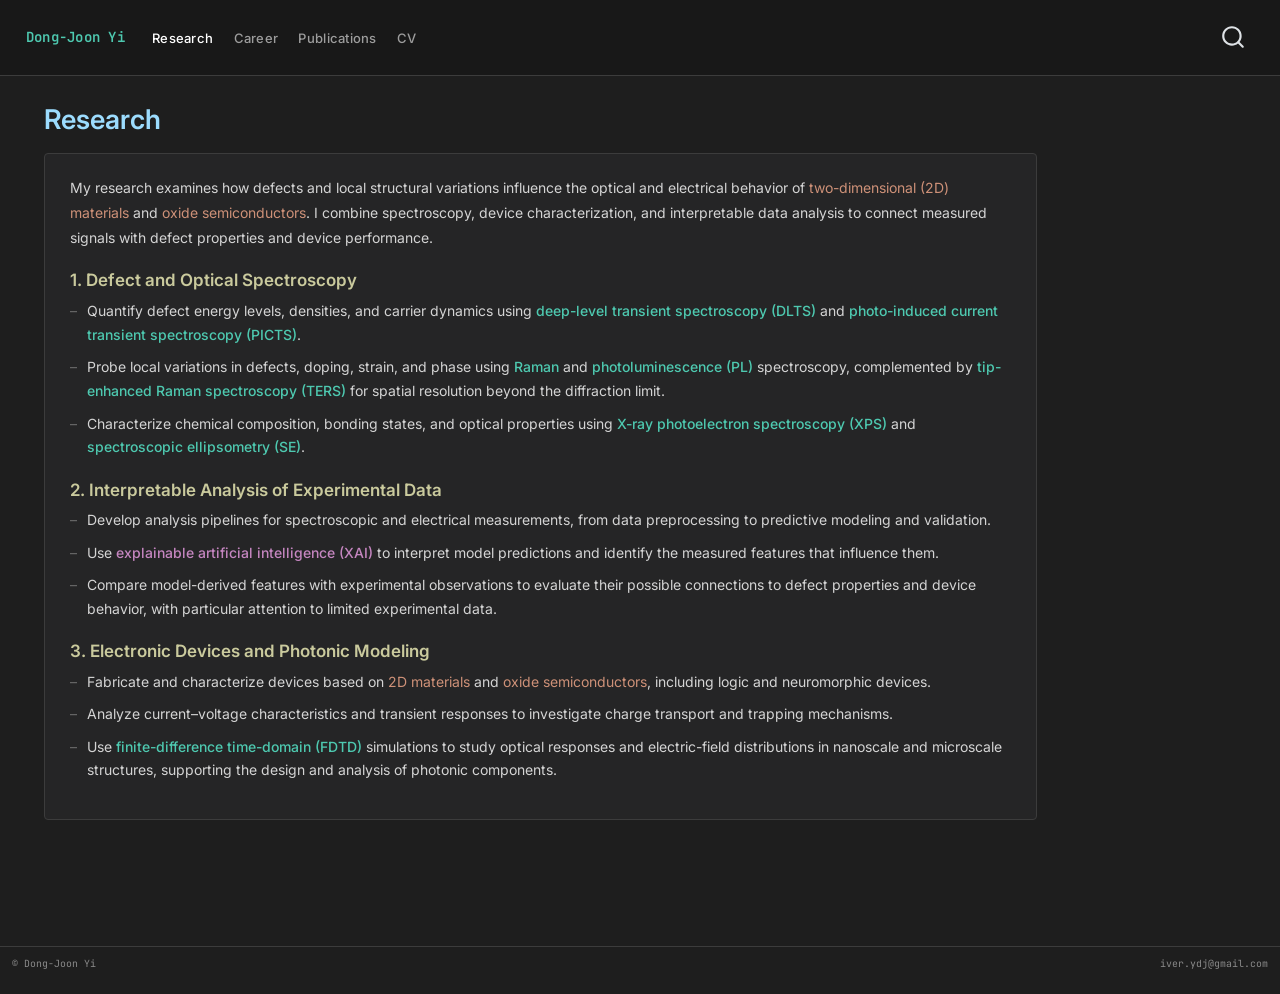
<file: docs/research.html>
<!DOCTYPE html>
<html xmlns="http://www.w3.org/1999/xhtml" lang="en" xml:lang="en"><head>

<meta charset="utf-8">
<meta name="generator" content="quarto-1.9.37">

<meta name="viewport" content="width=device-width, initial-scale=1.0, user-scalable=yes">


<title>Research – Dong-Joon Yi</title>
<style>
/* Default styles provided by pandoc.
** See https://pandoc.org/MANUAL.html#variables-for-html for config info.
*/
code{white-space: pre-wrap;}
span.smallcaps{font-variant: small-caps;}
div.columns{display: flex; gap: min(4vw, 1.5em);}
div.column{flex: auto; overflow-x: auto;}
div.hanging-indent{margin-left: 1.5em; text-indent: -1.5em;}
ul.task-list{list-style: none;}
ul.task-list li input[type="checkbox"] {
  width: 0.8em;
  margin: 0 0.8em 0.2em -1em; /* quarto-specific, see https://github.com/quarto-dev/quarto-cli/issues/4556 */ 
  vertical-align: middle;
}
</style>


<script src="site_libs/quarto-nav/quarto-nav.js"></script>
<script src="site_libs/quarto-nav/headroom.min.js"></script>
<script src="site_libs/clipboard/clipboard.min.js"></script>
<script src="site_libs/quarto-search/autocomplete.umd.js"></script>
<script src="site_libs/quarto-search/fuse.min.js"></script>
<script src="site_libs/quarto-search/quarto-search.js"></script>
<meta name="quarto:offset" content="./">
<script src="site_libs/quarto-html/quarto.js" type="module"></script>
<script src="site_libs/quarto-html/tabsets/tabsets.js" type="module"></script>
<script src="site_libs/quarto-html/popper.min.js"></script>
<script src="site_libs/quarto-html/tippy.umd.min.js"></script>
<script src="site_libs/quarto-html/anchor.min.js"></script>
<link href="site_libs/quarto-html/tippy.css" rel="stylesheet">
<link href="site_libs/quarto-html/quarto-syntax-highlighting-dark-d0ae9245876894da5ac7e18953ecc5cc.css" rel="stylesheet" id="quarto-text-highlighting-styles">
<script src="site_libs/bootstrap/bootstrap.min.js"></script>
<link href="site_libs/bootstrap/bootstrap-icons.css" rel="stylesheet">
<link href="site_libs/bootstrap/bootstrap-3392bf5957374e597e0b1b24e7ed275d.min.css" rel="stylesheet" append-hash="true" id="quarto-bootstrap" data-mode="dark">
<script id="quarto-search-options" type="application/json">{
  "location": "navbar",
  "copy-button": false,
  "collapse-after": 3,
  "panel-placement": "end",
  "type": "overlay",
  "limit": 50,
  "keyboard-shortcut": [
    "f",
    "/",
    "s"
  ],
  "show-item-context": false,
  "language": {
    "search-no-results-text": "No results",
    "search-matching-documents-text": "matching documents",
    "search-copy-link-title": "Copy link to search",
    "search-hide-matches-text": "Hide additional matches",
    "search-more-match-text": "more match in this document",
    "search-more-matches-text": "more matches in this document",
    "search-clear-button-title": "Clear",
    "search-text-placeholder": "",
    "search-detached-cancel-button-title": "Cancel",
    "search-submit-button-title": "Submit",
    "search-label": "Search"
  }
}</script>


<link rel="stylesheet" href="styles.css">
</head>

<body class="nav-fixed quarto-light">

<div id="quarto-search-results"></div>
  <header id="quarto-header" class="headroom fixed-top">
    <nav class="navbar navbar-expand-lg " data-bs-theme="dark">
      <div class="navbar-container container-fluid">
      <div class="navbar-brand-container mx-auto">
    <a class="navbar-brand" href="./index.html">
    <span class="navbar-title">Dong-Joon Yi</span>
    </a>
  </div>
            <div id="quarto-search" class="" title="Search"></div>
          <button class="navbar-toggler" type="button" data-bs-toggle="collapse" data-bs-target="#navbarCollapse" aria-controls="navbarCollapse" role="menu" aria-expanded="false" aria-label="Toggle navigation" onclick="if (window.quartoToggleHeadroom) { window.quartoToggleHeadroom(); }">
  <span class="navbar-toggler-icon"></span>
</button>
          <div class="collapse navbar-collapse" id="navbarCollapse">
            <ul class="navbar-nav navbar-nav-scroll me-auto">
  <li class="nav-item">
    <a class="nav-link active" href="./research.html" aria-current="page"> 
<span class="menu-text">Research</span></a>
  </li>  
  <li class="nav-item">
    <a class="nav-link" href="./career.html"> 
<span class="menu-text">Career</span></a>
  </li>  
  <li class="nav-item">
    <a class="nav-link" href="./publications.html"> 
<span class="menu-text">Publications</span></a>
  </li>  
  <li class="nav-item">
    <a class="nav-link" href="./cv.html"> 
<span class="menu-text">CV</span></a>
  </li>  
</ul>
          </div> <!-- /navcollapse -->
            <div class="quarto-navbar-tools">
</div>
      </div> <!-- /container-fluid -->
    </nav>
</header>
<!-- content -->
<div id="quarto-content" class="quarto-container page-columns page-rows-contents page-layout-article page-navbar">
<!-- sidebar -->
<!-- margin-sidebar -->
    <div id="quarto-margin-sidebar" class="sidebar margin-sidebar zindex-bottom">
        
    </div>
<!-- main -->
<main class="content" id="quarto-document-content">

<header id="title-block-header" class="quarto-title-block default">
<div class="quarto-title">
<h1 class="title">Research</h1>
</div>



<div class="quarto-title-meta">

    
  
    
  </div>
  


</header>


<div class="section-block research-content">
<p>My research examines how defects and local structural variations influence the optical and electrical behavior of <span class="rs-mat">two-dimensional (2D) materials</span> and <span class="rs-mat">oxide semiconductors</span>. I combine spectroscopy, device characterization, and interpretable data analysis to connect measured signals with defect properties and device performance.</p>
<section id="defect-and-optical-spectroscopy" class="level3">
<h3 class="anchored" data-anchor-id="defect-and-optical-spectroscopy">1. Defect and Optical Spectroscopy</h3>
<ul>
<li>Quantify defect energy levels, densities, and carrier dynamics using <span class="rs-tech">deep-level transient spectroscopy (DLTS)</span> and <span class="rs-tech">photo-induced current transient spectroscopy (PICTS)</span>.</li>
<li>Probe local variations in defects, doping, strain, and phase using <span class="rs-tech">Raman</span> and <span class="rs-tech">photoluminescence (PL)</span> spectroscopy, complemented by <span class="rs-tech">tip-enhanced Raman spectroscopy (TERS)</span> for spatial resolution beyond the diffraction limit.</li>
<li>Characterize chemical composition, bonding states, and optical properties using <span class="rs-tech">X-ray photoelectron spectroscopy (XPS)</span> and <span class="rs-tech">spectroscopic ellipsometry (SE)</span>.</li>
</ul>
</section>
<section id="interpretable-analysis-of-experimental-data" class="level3">
<h3 class="anchored" data-anchor-id="interpretable-analysis-of-experimental-data">2. Interpretable Analysis of Experimental Data</h3>
<ul>
<li>Develop analysis pipelines for spectroscopic and electrical measurements, from data preprocessing to predictive modeling and validation.</li>
<li>Use <span class="rs-method">explainable artificial intelligence (XAI)</span> to interpret model predictions and identify the measured features that influence them.</li>
<li>Compare model-derived features with experimental observations to evaluate their possible connections to defect properties and device behavior, with particular attention to limited experimental data.</li>
</ul>
</section>
<section id="electronic-devices-and-photonic-modeling" class="level3">
<h3 class="anchored" data-anchor-id="electronic-devices-and-photonic-modeling">3. Electronic Devices and Photonic Modeling</h3>
<ul>
<li>Fabricate and characterize devices based on <span class="rs-mat">2D materials</span> and <span class="rs-mat">oxide semiconductors</span>, including logic and neuromorphic devices.</li>
<li>Analyze current–voltage characteristics and transient responses to investigate charge transport and trapping mechanisms.</li>
<li>Use <span class="rs-tech">finite-difference time-domain (FDTD)</span> simulations to study optical responses and electric-field distributions in nanoscale and microscale structures, supporting the design and analysis of photonic components.</li>
</ul>
</section>
</div>



</main> <!-- /main -->
<script id="quarto-html-after-body" type="application/javascript">
  window.document.addEventListener("DOMContentLoaded", function (event) {
    const icon = "";
    const anchorJS = new window.AnchorJS();
    anchorJS.options = {
      placement: 'right',
      icon: icon
    };
    anchorJS.add('.anchored');
    const isCodeAnnotation = (el) => {
      for (const clz of el.classList) {
        if (clz.startsWith('code-annotation-')) {                     
          return true;
        }
      }
      return false;
    }
    const onCopySuccess = function(e) {
      // button target
      const button = e.trigger;
      // don't keep focus
      button.blur();
      // flash "checked"
      button.classList.add('code-copy-button-checked');
      var currentTitle = button.getAttribute("title");
      button.setAttribute("title", "Copied!");
      let tooltip;
      if (window.bootstrap) {
        button.setAttribute("data-bs-toggle", "tooltip");
        button.setAttribute("data-bs-placement", "left");
        button.setAttribute("data-bs-title", "Copied!");
        tooltip = new bootstrap.Tooltip(button, 
          { trigger: "manual", 
            customClass: "code-copy-button-tooltip",
            offset: [0, -8]});
        tooltip.show();    
      }
      setTimeout(function() {
        if (tooltip) {
          tooltip.hide();
          button.removeAttribute("data-bs-title");
          button.removeAttribute("data-bs-toggle");
          button.removeAttribute("data-bs-placement");
        }
        button.setAttribute("title", currentTitle);
        button.classList.remove('code-copy-button-checked');
      }, 1000);
      // clear code selection
      e.clearSelection();
    }
    const getTextToCopy = function(trigger) {
      const outerScaffold = trigger.parentElement.cloneNode(true);
      const codeEl = outerScaffold.querySelector('code');
      for (const childEl of codeEl.children) {
        if (isCodeAnnotation(childEl)) {
          childEl.remove();
        }
      }
      return codeEl.innerText;
    }
    const clipboard = new window.ClipboardJS('.code-copy-button:not([data-in-quarto-modal])', {
      text: getTextToCopy
    });
    clipboard.on('success', onCopySuccess);
    if (window.document.getElementById('quarto-embedded-source-code-modal')) {
      const clipboardModal = new window.ClipboardJS('.code-copy-button[data-in-quarto-modal]', {
        text: getTextToCopy,
        container: window.document.getElementById('quarto-embedded-source-code-modal')
      });
      clipboardModal.on('success', onCopySuccess);
    }
      var localhostRegex = new RegExp(/^(?:http|https):\/\/localhost\:?[0-9]*\//);
      var mailtoRegex = new RegExp(/^mailto:/);
        var filterRegex = new RegExp('/' + window.location.host + '/');
      var isInternal = (href) => {
          return filterRegex.test(href) || localhostRegex.test(href) || mailtoRegex.test(href);
      }
      // Inspect non-navigation links and adorn them if external
     var links = window.document.querySelectorAll('a[href]:not(.nav-link):not(.navbar-brand):not(.toc-action):not(.sidebar-link):not(.sidebar-item-toggle):not(.pagination-link):not(.no-external):not([aria-hidden]):not(.dropdown-item):not(.quarto-navigation-tool):not(.about-link)');
      for (var i=0; i<links.length; i++) {
        const link = links[i];
        if (!isInternal(link.href)) {
          // undo the damage that might have been done by quarto-nav.js in the case of
          // links that we want to consider external
          if (link.dataset.originalHref !== undefined) {
            link.href = link.dataset.originalHref;
          }
            // target, if specified
            link.setAttribute("target", "_blank");
            if (link.getAttribute("rel") === null) {
              link.setAttribute("rel", "noopener");
            }
        }
      }
    function tippyHover(el, contentFn, onTriggerFn, onUntriggerFn) {
      const config = {
        allowHTML: true,
        maxWidth: 500,
        delay: 100,
        arrow: false,
        appendTo: function(el) {
            return el.parentElement;
        },
        interactive: true,
        interactiveBorder: 10,
        theme: 'quarto',
        placement: 'bottom-start',
      };
      if (contentFn) {
        config.content = contentFn;
      }
      if (onTriggerFn) {
        config.onTrigger = onTriggerFn;
      }
      if (onUntriggerFn) {
        config.onUntrigger = onUntriggerFn;
      }
      window.tippy(el, config); 
    }
    const noterefs = window.document.querySelectorAll('a[role="doc-noteref"]');
    for (var i=0; i<noterefs.length; i++) {
      const ref = noterefs[i];
      tippyHover(ref, function() {
        // use id or data attribute instead here
        let href = ref.getAttribute('data-footnote-href') || ref.getAttribute('href');
        try { href = new URL(href).hash; } catch {}
        const id = href.replace(/^#\/?/, "");
        const note = window.document.getElementById(id);
        if (note) {
          return note.innerHTML;
        } else {
          return "";
        }
      });
    }
    const xrefs = window.document.querySelectorAll('a.quarto-xref');
    const processXRef = (id, note) => {
      // Strip column container classes
      const stripColumnClz = (el) => {
        el.classList.remove("page-full", "page-columns");
        if (el.children) {
          for (const child of el.children) {
            stripColumnClz(child);
          }
        }
      }
      stripColumnClz(note)
      if (id === null || id.startsWith('sec-')) {
        // Special case sections, only their first couple elements
        const container = document.createElement("div");
        if (note.children && note.children.length > 2) {
          container.appendChild(note.children[0].cloneNode(true));
          for (let i = 1; i < note.children.length; i++) {
            const child = note.children[i];
            if (child.tagName === "P" && child.innerText === "") {
              continue;
            } else {
              container.appendChild(child.cloneNode(true));
              break;
            }
          }
          if (window.Quarto?.typesetMath) {
            window.Quarto.typesetMath(container);
          }
          return container.innerHTML
        } else {
          if (window.Quarto?.typesetMath) {
            window.Quarto.typesetMath(note);
          }
          return note.innerHTML;
        }
      } else {
        // Remove any anchor links if they are present
        const anchorLink = note.querySelector('a.anchorjs-link');
        if (anchorLink) {
          anchorLink.remove();
        }
        if (window.Quarto?.typesetMath) {
          window.Quarto.typesetMath(note);
        }
        if (note.classList.contains("callout")) {
          return note.outerHTML;
        } else {
          return note.innerHTML;
        }
      }
    }
    for (var i=0; i<xrefs.length; i++) {
      const xref = xrefs[i];
      tippyHover(xref, undefined, function(instance) {
        instance.disable();
        let url = xref.getAttribute('href');
        let hash = undefined; 
        if (url.startsWith('#')) {
          hash = url;
        } else {
          try { hash = new URL(url).hash; } catch {}
        }
        if (hash) {
          const id = hash.replace(/^#\/?/, "");
          const note = window.document.getElementById(id);
          if (note !== null) {
            try {
              const html = processXRef(id, note.cloneNode(true));
              instance.setContent(html);
            } finally {
              instance.enable();
              instance.show();
            }
          } else {
            // See if we can fetch this
            fetch(url.split('#')[0])
            .then(res => res.text())
            .then(html => {
              const parser = new DOMParser();
              const htmlDoc = parser.parseFromString(html, "text/html");
              const note = htmlDoc.getElementById(id);
              if (note !== null) {
                const html = processXRef(id, note);
                instance.setContent(html);
              } 
            }).finally(() => {
              instance.enable();
              instance.show();
            });
          }
        } else {
          // See if we can fetch a full url (with no hash to target)
          // This is a special case and we should probably do some content thinning / targeting
          fetch(url)
          .then(res => res.text())
          .then(html => {
            const parser = new DOMParser();
            const htmlDoc = parser.parseFromString(html, "text/html");
            const note = htmlDoc.querySelector('main.content');
            if (note !== null) {
              // This should only happen for chapter cross references
              // (since there is no id in the URL)
              // remove the first header
              if (note.children.length > 0 && note.children[0].tagName === "HEADER") {
                note.children[0].remove();
              }
              const html = processXRef(null, note);
              instance.setContent(html);
            } 
          }).finally(() => {
            instance.enable();
            instance.show();
          });
        }
      }, function(instance) {
      });
    }
        let selectedAnnoteEl;
        const selectorForAnnotation = ( cell, annotation) => {
          let cellAttr = 'data-code-cell="' + cell + '"';
          let lineAttr = 'data-code-annotation="' +  annotation + '"';
          const selector = 'span[' + cellAttr + '][' + lineAttr + ']';
          return selector;
        }
        const selectCodeLines = (annoteEl) => {
          const doc = window.document;
          const targetCell = annoteEl.getAttribute("data-target-cell");
          const targetAnnotation = annoteEl.getAttribute("data-target-annotation");
          const annoteSpan = window.document.querySelector(selectorForAnnotation(targetCell, targetAnnotation));
          const lines = annoteSpan.getAttribute("data-code-lines").split(",");
          const lineIds = lines.map((line) => {
            return targetCell + "-" + line;
          })
          let top = null;
          let height = null;
          let parent = null;
          if (lineIds.length > 0) {
              //compute the position of the single el (top and bottom and make a div)
              const el = window.document.getElementById(lineIds[0]);
              top = el.offsetTop;
              height = el.offsetHeight;
              parent = el.parentElement.parentElement;
            if (lineIds.length > 1) {
              const lastEl = window.document.getElementById(lineIds[lineIds.length - 1]);
              const bottom = lastEl.offsetTop + lastEl.offsetHeight;
              height = bottom - top;
            }
            if (top !== null && height !== null && parent !== null) {
              // cook up a div (if necessary) and position it 
              let div = window.document.getElementById("code-annotation-line-highlight");
              if (div === null) {
                div = window.document.createElement("div");
                div.setAttribute("id", "code-annotation-line-highlight");
                div.style.position = 'absolute';
                parent.appendChild(div);
              }
              div.style.top = top - 2 + "px";
              div.style.height = height + 4 + "px";
              div.style.left = 0;
              let gutterDiv = window.document.getElementById("code-annotation-line-highlight-gutter");
              if (gutterDiv === null) {
                gutterDiv = window.document.createElement("div");
                gutterDiv.setAttribute("id", "code-annotation-line-highlight-gutter");
                gutterDiv.style.position = 'absolute';
                const codeCell = window.document.getElementById(targetCell);
                const gutter = codeCell.querySelector('.code-annotation-gutter');
                gutter.appendChild(gutterDiv);
              }
              gutterDiv.style.top = top - 2 + "px";
              gutterDiv.style.height = height + 4 + "px";
            }
            selectedAnnoteEl = annoteEl;
          }
        };
        const unselectCodeLines = () => {
          const elementsIds = ["code-annotation-line-highlight", "code-annotation-line-highlight-gutter"];
          elementsIds.forEach((elId) => {
            const div = window.document.getElementById(elId);
            if (div) {
              div.remove();
            }
          });
          selectedAnnoteEl = undefined;
        };
          // Handle positioning of the toggle
      window.addEventListener(
        "resize",
        throttle(() => {
          elRect = undefined;
          if (selectedAnnoteEl) {
            selectCodeLines(selectedAnnoteEl);
          }
        }, 10)
      );
      function throttle(fn, ms) {
      let throttle = false;
      let timer;
        return (...args) => {
          if(!throttle) { // first call gets through
              fn.apply(this, args);
              throttle = true;
          } else { // all the others get throttled
              if(timer) clearTimeout(timer); // cancel #2
              timer = setTimeout(() => {
                fn.apply(this, args);
                timer = throttle = false;
              }, ms);
          }
        };
      }
        // Attach click handler to the DT
        const annoteDls = window.document.querySelectorAll('dt[data-target-cell]');
        for (const annoteDlNode of annoteDls) {
          annoteDlNode.addEventListener('click', (event) => {
            const clickedEl = event.target;
            if (clickedEl !== selectedAnnoteEl) {
              unselectCodeLines();
              const activeEl = window.document.querySelector('dt[data-target-cell].code-annotation-active');
              if (activeEl) {
                activeEl.classList.remove('code-annotation-active');
              }
              selectCodeLines(clickedEl);
              clickedEl.classList.add('code-annotation-active');
            } else {
              // Unselect the line
              unselectCodeLines();
              clickedEl.classList.remove('code-annotation-active');
            }
          });
        }
    const findCites = (el) => {
      const parentEl = el.parentElement;
      if (parentEl) {
        const cites = parentEl.dataset.cites;
        if (cites) {
          return {
            el,
            cites: cites.split(' ')
          };
        } else {
          return findCites(el.parentElement)
        }
      } else {
        return undefined;
      }
    };
    var bibliorefs = window.document.querySelectorAll('a[role="doc-biblioref"]');
    for (var i=0; i<bibliorefs.length; i++) {
      const ref = bibliorefs[i];
      const citeInfo = findCites(ref);
      if (citeInfo) {
        tippyHover(citeInfo.el, function() {
          var popup = window.document.createElement('div');
          citeInfo.cites.forEach(function(cite) {
            var citeDiv = window.document.createElement('div');
            citeDiv.classList.add('hanging-indent');
            citeDiv.classList.add('csl-entry');
            var biblioDiv = window.document.getElementById('ref-' + cite);
            if (biblioDiv) {
              citeDiv.innerHTML = biblioDiv.innerHTML;
            }
            popup.appendChild(citeDiv);
          });
          return popup.innerHTML;
        });
      }
    }
  });
  </script>
</div> <!-- /content -->
<footer class="footer">
  <div class="nav-footer">
    <div class="nav-footer-left">
<p>© Dong-Joon Yi</p>
</div>   
    <div class="nav-footer-center">
      &nbsp;
    </div>
    <div class="nav-footer-right">
<p>iver.ydj@gmail.com</p>
</div>
  </div>
</footer>




</body></html>
</file>
<file: docs/site_libs/quarto-html/tippy.css>
.tippy-box[data-animation=fade][data-state=hidden]{opacity:0}[data-tippy-root]{max-width:calc(100vw - 10px)}.tippy-box{position:relative;background-color:#333;color:#fff;border-radius:4px;font-size:14px;line-height:1.4;white-space:normal;outline:0;transition-property:transform,visibility,opacity}.tippy-box[data-placement^=top]>.tippy-arrow{bottom:0}.tippy-box[data-placement^=top]>.tippy-arrow:before{bottom:-7px;left:0;border-width:8px 8px 0;border-top-color:initial;transform-origin:center top}.tippy-box[data-placement^=bottom]>.tippy-arrow{top:0}.tippy-box[data-placement^=bottom]>.tippy-arrow:before{top:-7px;left:0;border-width:0 8px 8px;border-bottom-color:initial;transform-origin:center bottom}.tippy-box[data-placement^=left]>.tippy-arrow{right:0}.tippy-box[data-placement^=left]>.tippy-arrow:before{border-width:8px 0 8px 8px;border-left-color:initial;right:-7px;transform-origin:center left}.tippy-box[data-placement^=right]>.tippy-arrow{left:0}.tippy-box[data-placement^=right]>.tippy-arrow:before{left:-7px;border-width:8px 8px 8px 0;border-right-color:initial;transform-origin:center right}.tippy-box[data-inertia][data-state=visible]{transition-timing-function:cubic-bezier(.54,1.5,.38,1.11)}.tippy-arrow{width:16px;height:16px;color:#333}.tippy-arrow:before{content:"";position:absolute;border-color:transparent;border-style:solid}.tippy-content{position:relative;padding:5px 9px;z-index:1}
</file>
<file: docs/site_libs/quarto-html/quarto-syntax-highlighting-dark-d0ae9245876894da5ac7e18953ecc5cc.css>
/* quarto syntax highlight colors */
:root {
  --quarto-hl-al-color: #f07178;
  --quarto-hl-an-color: #d4d0ab;
  --quarto-hl-at-color: #00e0e0;
  --quarto-hl-bn-color: #d4d0ab;
  --quarto-hl-bu-color: #abe338;
  --quarto-hl-ch-color: #abe338;
  --quarto-hl-co-color: #f8f8f2;
  --quarto-hl-cv-color: #ffd700;
  --quarto-hl-cn-color: #ffd700;
  --quarto-hl-cf-color: #ffa07a;
  --quarto-hl-dt-color: #ffa07a;
  --quarto-hl-dv-color: #d4d0ab;
  --quarto-hl-do-color: #f8f8f2;
  --quarto-hl-er-color: #f07178;
  --quarto-hl-ex-color: #00e0e0;
  --quarto-hl-fl-color: #d4d0ab;
  --quarto-hl-fu-color: #ffa07a;
  --quarto-hl-im-color: #abe338;
  --quarto-hl-in-color: #d4d0ab;
  --quarto-hl-kw-color: #ffa07a;
  --quarto-hl-op-color: #ffa07a;
  --quarto-hl-ot-color: #00e0e0;
  --quarto-hl-pp-color: #dcc6e0;
  --quarto-hl-re-color: #00e0e0;
  --quarto-hl-sc-color: #abe338;
  --quarto-hl-ss-color: #abe338;
  --quarto-hl-st-color: #abe338;
  --quarto-hl-va-color: #00e0e0;
  --quarto-hl-vs-color: #abe338;
  --quarto-hl-wa-color: #dcc6e0;
}

/* other quarto variables */
:root {
  --quarto-font-monospace: SFMono-Regular, Menlo, Monaco, Consolas, "Liberation Mono", "Courier New", monospace;
}

/* syntax highlight based on Pandoc's rules */
pre > code.sourceCode > span {
  color: #f8f8f2;
}

code.sourceCode > span {
  color: #f8f8f2;
}

div.sourceCode,
div.sourceCode pre.sourceCode {
  color: #f8f8f2;
}

/* Normal */
code span {
  color: #f8f8f2;
}

/* Alert */
code span.al {
  color: #f07178;
}

/* Annotation */
code span.an {
  color: #d4d0ab;
}

/* Attribute */
code span.at {
  color: #00e0e0;
}

/* BaseN */
code span.bn {
  color: #d4d0ab;
}

/* BuiltIn */
code span.bu {
  color: #abe338;
}

/* ControlFlow */
code span.cf {
  font-weight: bold;
  color: #ffa07a;
}

/* Char */
code span.ch {
  color: #abe338;
}

/* Constant */
code span.cn {
  color: #ffd700;
}

/* Comment */
code span.co {
  font-style: italic;
  color: #f8f8f2;
}

/* CommentVar */
code span.cv {
  color: #ffd700;
}

/* Documentation */
code span.do {
  color: #f8f8f2;
}

/* DataType */
code span.dt {
  color: #ffa07a;
}

/* DecVal */
code span.dv {
  color: #d4d0ab;
}

/* Error */
code span.er {
  color: #f07178;
  text-decoration: underline;
}

/* Extension */
code span.ex {
  font-weight: bold;
  color: #00e0e0;
}

/* Float */
code span.fl {
  color: #d4d0ab;
}

/* Function */
code span.fu {
  color: #ffa07a;
}

/* Import */
code span.im {
  color: #abe338;
}

/* Information */
code span.in {
  color: #d4d0ab;
}

/* Keyword */
code span.kw {
  font-weight: bold;
  color: #ffa07a;
}

/* Operator */
code span.op {
  color: #ffa07a;
}

/* Other */
code span.ot {
  color: #00e0e0;
}

/* Preprocessor */
code span.pp {
  color: #dcc6e0;
}

/* RegionMarker */
code span.re {
  background-color: #f8f8f2;
  color: #00e0e0;
}

/* SpecialChar */
code span.sc {
  color: #abe338;
}

/* SpecialString */
code span.ss {
  color: #abe338;
}

/* String */
code span.st {
  color: #abe338;
}

/* Variable */
code span.va {
  color: #00e0e0;
}

/* VerbatimString */
code span.vs {
  color: #abe338;
}

/* Warning */
code span.wa {
  color: #dcc6e0;
}

.prevent-inlining {
  content: "</";
}

/*# sourceMappingURL=e2dac9153eaf3c552d5043f9565d03d7.css.map */
</file>
<file: docs/styles.css>
@import url("https://fonts.googleapis.com/css2?family=JetBrains+Mono:wght@400;500;600&family=Inter:wght@400;500;600;700&display=swap");

:root {
  --max-w: 1080px;

  /* VS Code Dark+ palette */
  --bg: #1e1e1e;
  --bg-surface: #252526;
  --bg-hover: #2a2d2e;
  --bg-active: #37373d;
  --bg-input: #3c3c3c;

  --border: #3c3c3c;
  --border-light: #2d2d2d;

  --text: #d4d4d4;
  --text-2: #9d9d9d;
  --text-3: #6a6a6a;

  /* syntax colors as accents */
  --blue: #569cd6;
  --light-blue: #9cdcfe;
  --green: #6a9955;
  --light-green: #b5cea8;
  --orange: #ce9178;
  --yellow: #dcdcaa;
  --purple: #c586c0;
  --cyan: #4ec9b0;

  --accent: var(--blue);
  --accent-2: var(--cyan);

  --font-mono: "JetBrains Mono", "Cascadia Code", "Fira Code", monospace;
  --font-sans: "Inter", system-ui, sans-serif;
}

/* ── Base ── */
body {
  font-family: var(--font-sans);
  color: var(--text);
  background: var(--bg);
  font-size: 14.5px;
  line-height: 1.75;
  -webkit-font-smoothing: antialiased;
}

::selection {
  background: rgba(86, 156, 214, 0.35);
  color: #fff;
}

.quarto-container { max-width: var(--max-w); }
main { padding-top: 0; }

/* ── Typography ── */
h1, h2, h3, h4 {
  font-family: var(--font-sans);
  color: var(--text);
  font-weight: 600;
}

h1 { font-size: 1.6rem; color: var(--light-blue); }
h2 {
  font-size: 0.8rem;
  text-transform: uppercase;
  letter-spacing: 0.1em;
  color: var(--green);
  font-weight: 600;
  margin-top: 2.5rem;
  margin-bottom: 0.6rem;
}
h3 { font-size: 1rem; color: var(--yellow); margin-top: 1.2rem; }

main a {
  color: var(--accent);
  text-decoration: none;
}

main a:hover {
  color: var(--light-blue);
  text-decoration: underline;
}

/* ── Scrollbar (webkit) ── */
::-webkit-scrollbar { width: 10px; }
::-webkit-scrollbar-track { background: var(--bg); }
::-webkit-scrollbar-thumb { background: var(--bg-input); border-radius: 5px; }
::-webkit-scrollbar-thumb:hover { background: var(--text-3); }

/* ── Navbar ── */
.navbar {
  font-family: var(--font-sans);
  background: #181818 !important;
  border-bottom: 1px solid var(--border);
  font-size: 13px;
  letter-spacing: 0.02em;
}

.navbar-brand, .navbar-title {
  font-family: var(--font-mono) !important;
  font-weight: 600 !important;
  font-size: 14px !important;
  color: var(--cyan) !important;
}

.navbar-nav .nav-link {
  color: var(--text-2) !important;
  font-weight: 500;
  transition: color 0.15s;
}

.navbar-nav .nav-link.active {
  color: #fff !important;
}

.navbar-nav .nav-link:hover {
  color: var(--text) !important;
}

.navbar-toggler { border-color: var(--border) !important; }

/* ── Home: Last update ── */
.last-update {
  font-family: var(--font-mono);
  font-size: 11.5px;
  color: var(--text-3);
  margin: 0 0 1rem;
  letter-spacing: 0.02em;
}

/* ── Home: Hero (signature card) ── */
.hero {
  margin-top: 3rem;
  margin-bottom: 0;
  padding: 2rem 2.5rem;
  border: 1px solid var(--border);
  background: var(--bg-surface);
  box-shadow: none;
  border-radius: 4px;
}

.hero-name {
  font-family: var(--font-mono);
  font-size: clamp(2rem, 4.5vw, 2.8rem);
  font-weight: 700;
  color: var(--yellow);
  margin: 0 0 0.15rem;
  line-height: 1.2;
}

.hero-position {
  font-size: 1.1rem;
  font-weight: 500;
  color: var(--cyan);
  margin: 0.1rem 0 0;
}

.hero-dept {
  font-size: 1rem;
  color: var(--light-blue);
  margin: 0;
}

.hero-divider {
  height: 1px;
  background: var(--border);
  margin: 1rem 0;
}

.hero-lab {
  font-size: 0.95rem;
  color: var(--purple);
  margin: 0;
  font-weight: 500;
}

.hero-lab-dept {
  font-size: 0.9rem;
  color: var(--text-2);
  margin: 0;
}

.hero-advisor {
  font-size: 0.9rem;
  color: var(--orange);
  margin: 0.15rem 0 0;
  font-style: italic;
}

.hero-contact {
  font-family: var(--font-mono);
  font-size: 13.5px;
  color: var(--text);
  margin: 0;
  line-height: 2;
}

.hero-contact a {
  color: var(--light-green);
}

.hero-contact a:hover {
  color: #fff;
  text-decoration: underline;
}

.contact-label {
  color: var(--blue);
  font-weight: 600;
}

.contact-row {
  display: grid;
  grid-template-columns: 8rem minmax(0, 1fr);
  gap: 0 0.8rem;
  margin-bottom: 0.5rem;
}
.contact-row:last-child { margin-bottom: 0; }
.contact-row dd { margin: 0; overflow-wrap: anywhere; }

/* legacy - unused */
.hero-tagline { display: none; }
.hero-meta { display: none; }

/* ── Home: Sections ── */
.home-section {
  margin-top: 2rem;
  padding: 1.2rem 1.5rem;
  border: 1px solid var(--border);
  background: var(--bg-surface);
  border-radius: 4px;
}

.home-section h2 { margin-top: 0; }

.home-section ul {
  list-style: none;
  padding: 0;
  margin: 0;
}

.home-section li {
  margin-bottom: 0.25rem;
  font-size: 14px;
}

.home-section li::before {
  content: ">";
  font-family: var(--font-mono);
  color: var(--text-3);
  margin-right: 0.5rem;
  font-size: 12px;
}

.research-keywords {
  display: flex;
  flex-wrap: wrap;
  gap: 0.35rem;
  margin-top: 0.4rem;
}

.research-keywords span {
  display: inline-block;
  padding: 0.2rem 0.55rem;
  font-family: var(--font-mono);
  font-size: 12px;
  font-weight: 500;
  color: var(--cyan);
  background: rgba(78, 201, 176, 0.1);
  border: 1px solid rgba(78, 201, 176, 0.25);
  border-radius: 3px;
}

/* ── Section blocks (career, research, publications) ── */
.section-block {
  margin-top: 1.5rem;
  padding: 1.2rem 1.5rem;
  background: var(--bg-surface);
  border: 1px solid var(--border);
  border-radius: 4px;
  box-shadow: none;
}

.section-block:first-of-type { margin-top: 0.5rem; }
.section-block > *:first-child { margin-top: 0; }
.section-title { margin-bottom: 0.6rem; }

.section-block ul {
  padding-left: 0;
  list-style: none;
}

.section-block li {
  margin-bottom: 0.5rem;
  font-size: 14px;
  line-height: 1.7;
  padding-left: 1rem;
  position: relative;
}

.section-block li::before {
  content: "–";
  position: absolute;
  left: 0;
  color: var(--text-3);
}

/* ── Research page colors ── */
.research-content .rs-tech { color: var(--cyan); font-weight: 500; }
.research-content .rs-mat { color: var(--orange); }
.research-content .rs-method { color: var(--purple); font-weight: 500; }

/* ── Figures ── */
.figure-frame {
  margin: 1.2rem 0;
  padding: 0;
  background: var(--bg-surface);
  border: 1px solid var(--border);
  border-radius: 4px;
  overflow: hidden;
}

.figure-frame img {
  width: 100%;
  height: auto;
  display: block;
}

.caption {
  margin: 0;
  padding: 0.5rem 0.75rem;
  font-size: 0.8rem;
  font-family: var(--font-mono);
  color: var(--green);
  background: var(--bg);
  border-top: 1px solid var(--border);
}

/* ── Publications ── */
.pub-list p:first-child {
  font-family: var(--font-mono);
  font-size: 12px;
  color: var(--green);
  margin-bottom: 1rem;
}

/* ── Publication structured colors ── */

/* note line */
.pub-note {
  font-family: var(--font-mono);
  font-size: 12px;
  color: var(--green);
  margin-bottom: 0.5rem;
}

/* Publication numbering follows the item count via <ol reversed>. */
.pub-styled {
  list-style: none;
  margin: 0;
  padding: 0;
}

.pub-styled li {
  position: relative;
  padding: 0.7rem 0 0.7rem 2.2rem;
  border-bottom: 1px solid var(--border-light);
  font-size: 13.5px;
  line-height: 1.8;
  margin-bottom: 0;
}

.pub-styled li:last-child { border-bottom: none; }

.pub-styled li::before {
  position: absolute;
  left: 0;
  top: 0.7rem;
  font-family: var(--font-mono);
  font-size: 12px;
  font-weight: 600;
  color: var(--text-3);
  width: 1.5rem;
  text-align: right;
}

ol.pub-styled { list-style: decimal outside; padding-left: 2.2rem; }
ol.pub-styled li { padding-left: 0.6rem; }
ol.pub-styled li::before { content: none; }
ol.pub-styled li::marker {
  font-family: var(--font-mono);
  font-size: 12px;
  font-weight: 600;
  color: var(--text-3);
}

/* authors: default text */
.pub-authors { color: var(--text); }

/* my name highlight */
.pub-authors u { text-decoration: none; }
.pub-authors u b { color: var(--purple); font-weight: 700; }

/* title in quotes: cyan */
.pub-title { color: var(--cyan); }

ol.pub-styled > li > .pub-authors,
ol.pub-styled > li > .pub-title,
.pub-covers > li > .pub-authors,
.pub-covers > li > .pub-title { display: block; margin-bottom: 0.25rem; }

/* journal name: orange */
.pub-journal { color: var(--orange); font-style: italic; }

/* year: purple */
.pub-year { color: var(--yellow); font-weight: 500; }

/* DOI: green link */
.pub-doi a { color: var(--light-green); font-family: var(--font-mono); font-size: 12px; }
.pub-doi a:hover { color: #fff; }

/* PDF link */
.pub-pdf a { color: var(--orange); font-family: var(--font-mono); font-size: 12px; font-weight: 600; }
.pub-pdf a:hover { color: #fff; }

/* patent header */
.pub-patent-header {
  color: var(--light-blue);
  font-style: italic;
  font-weight: 600;
  margin-top: 1.5rem;
  margin-bottom: 0.3rem;
}

/* legacy pub-list overrides */
.pub-list em { font-style: italic; color: var(--orange); }
.pub-list u { text-decoration: none; }
.pub-list u strong { color: var(--yellow); }

/* ── Footer ── */
footer {
  font-family: var(--font-mono);
  font-size: 12px;
  color: var(--text-3);
  border-top: 1px solid var(--border);
  margin-top: 3rem;
}

.nav-footer { background: var(--bg) !important; }

/* ── Info grid (disabled) ── */
.info-grid { display: none; }
.info-card { display: none; }

/* ── Override quarto theme for dark ── */
.page-layout-article { background: var(--bg); }
#quarto-content { background: var(--bg); }
.sidebar, .toc { background: var(--bg-surface); }

#TOC a { color: var(--text-2); }
#TOC a:hover { color: var(--text); }
#TOC a.active { color: var(--accent); border-left-color: var(--accent); }

/* quarto search */
.aa-DetachedOverlay .aa-DetachedContainer { background: var(--bg-surface); }

/* strong / bold in body */
strong { color: var(--text); font-weight: 600; }

/* ── Tables ── */
table {
  width: 100%;
  border-collapse: collapse;
  font-size: 13.5px;
  margin: 0.5rem 0;
}

thead {
  border-bottom: 2px solid var(--border);
}

thead th {
  font-family: var(--font-mono);
  font-size: 11.5px;
  font-weight: 600;
  text-transform: uppercase;
  letter-spacing: 0.06em;
  color: var(--text-3);
  padding: 0.5rem 0.75rem;
  text-align: left;
}

tbody td {
  padding: 0.5rem 0.75rem;
  border-bottom: 1px solid var(--border-light);
  color: var(--text);
  vertical-align: top;
}

tbody tr:last-child td { border-bottom: none; }

tbody tr:hover { background: var(--bg-hover); }

/* Career page line-break paragraphs */
.section-block p {
  margin-bottom: 1.2rem;
  font-size: 14px;
  line-height: 1.8;
}

/* ── Career: Education colors ── */
.edu-entry { margin-bottom: 1.4rem; }
.edu-entry:last-child { margin-bottom: 0; }

.edu-degree { color: var(--yellow); font-weight: 600; }
.edu-school { color: var(--cyan); font-weight: 500; }
.edu-detail { color: var(--text-2); }
.edu-lab { color: var(--purple); font-style: italic; }
.edu-advisor { color: var(--orange); }
.edu-thesis { color: var(--text-2); font-style: italic; font-size: 13px; }

/* ── Skills table ── */
.skills-tbl { width: 100%; border-collapse: collapse; table-layout: fixed; }
.skills-tbl td { padding: 0.5rem 0.75rem; border-bottom: 1px solid var(--border-light); font-size: 13.5px; vertical-align: top; }
.skills-tbl tr:last-child td { border-bottom: none; }
.skills-tbl tr:hover { background: var(--bg-hover); }

/* ── Responsive ── */
@media (max-width: 680px) {
  .hero { margin-top: 1.5rem; padding: 1rem 1.2rem; }
  .hero-name { font-size: 1.6rem; }
  .hero-contact { font-size: 12px; }
  .contact-row { grid-template-columns: minmax(0, 1fr); }
  .section-block, .home-section { padding: 1rem; }
  .research-keywords span { font-size: 11px; }
  .pub-styled li { padding-left: 1.5rem; }
  .pub-styled li::before { width: 1rem; }
  .skills-tbl colgroup { display: none; }
  .skills-tbl, .skills-tbl tbody, .skills-tbl tr, .skills-tbl td { display: block; }
  .skills-tbl tr { border-bottom: 1px solid var(--border-light); }
  .skills-tbl tr:last-child { border-bottom: none; }
  .skills-tbl td { border-bottom: none; }
  .skills-tbl td:first-child { padding-bottom: 0; }
  .skills-tbl td:last-child { padding-top: 0.2rem; }
}
</file>
<file: docs/cv.css>
/* ── CV page: paper sheet on the dark site background ── */
@import url("https://fonts.googleapis.com/css2?family=Source+Sans+3:ital,wght@0,400;0,600;0,700;1,400;1,600&family=Roboto:wght@300;400;700&display=swap");

:root {
  --cv-accent: #0395de;      /* awesome-cv skyblue */
  --cv-text: #2b2b2b;
  --cv-gray: #5d5d5d;
  --cv-light: #8a8a8a;
  --cv-rule: #d9d9d9;
  --cv-paper: #ffffff;
  --cv-font: "Source Sans 3", "Inter", system-ui, sans-serif;
  --cv-head-font: "Roboto", "Inter", system-ui, sans-serif;
}

/* toolbar above the sheet (screen only) */
.cv-toolbar {
  max-width: 210mm;
  margin: 1.5rem auto 0.75rem;
  display: flex;
  justify-content: space-between;
  align-items: center;
  font-family: var(--font-mono);
  font-size: 11.5px;
  color: var(--text-3);
}

.cv-print {
  background: transparent;
  border: 1px solid var(--border);
  color: var(--text);
  font: 500 12.5px var(--font-sans);
  padding: 0.35rem 0.85rem;
  border-radius: 3px;
  cursor: pointer;
  transition: border-color 0.15s, color 0.15s;
}
.cv-print:hover { border-color: var(--accent); color: #fff; }

/* the sheet */
.cv-sheet {
  background: var(--cv-paper);
  color: var(--cv-text);
  max-width: 210mm;
  margin: 0 auto 3rem;
  padding: 14mm 16mm 12mm;
  box-shadow: 0 12px 40px rgba(0, 0, 0, 0.55), 0 0 0 1px rgba(255, 255, 255, 0.05);
  font-family: var(--cv-font);
  font-size: 10.5pt;
  line-height: 1.45;
  -webkit-font-smoothing: auto;
}

.cv-sheet p { margin: 0; font-size: inherit; line-height: inherit; }
.cv-sheet a, .cv-sheet a:hover { color: var(--cv-accent); text-decoration: none; }
.cv-sheet a:hover { text-decoration: underline; }
.cv-sheet strong { color: inherit; }
.cv-sep { color: var(--cv-rule); margin: 0 0.15rem; }

/* header */
.cv-header { text-align: center; padding-bottom: 0.6rem; }
.cv-name {
  font-family: var(--cv-head-font);
  font-size: 30pt;
  line-height: 1.1;
  margin: 0;
  letter-spacing: 0.01em;
  color: var(--cv-text);
}
.cv-first { font-weight: 300; color: var(--cv-gray); }
.cv-last { font-weight: 700; color: var(--cv-text); }
.cv-position { margin-top: 0.45rem !important; font-size: 9.5pt; font-style: italic; color: var(--cv-accent); }
.cv-affil { font-size: 9pt; color: var(--cv-gray); }
.cv-contact { margin-top: 0.35rem !important; font-size: 8.5pt; color: var(--cv-gray); line-height: 1.7; }
.cv-contact a { color: var(--cv-gray); }
.cv-contact a:hover { color: var(--cv-accent); }

/* sections */
.cv-section { margin-top: 1.05rem; }
.cv-sheet h2 {
  font-family: var(--cv-head-font);
  font-size: 13pt;
  font-weight: 700;
  letter-spacing: 0.04em;
  text-transform: none;
  color: var(--cv-text);
  margin: 0 0 0.5rem;
  padding-bottom: 0.1rem;
  border-bottom: 1.2px solid var(--cv-rule);
}
.cv-h2-accent { color: var(--cv-accent); }
.cv-sheet h3 {
  font-family: var(--cv-font);
  font-size: 10.5pt;
  font-weight: 700;
  color: var(--cv-accent);
  margin: 0.55rem 0 0.15rem;
}

/* entries (education, fellowship) */
.cv-entry { margin-bottom: 0.7rem; break-inside: avoid; }
.cv-entry:last-child { margin-bottom: 0; }
.cv-entry-row { display: flex; justify-content: space-between; align-items: baseline; gap: 1rem; }
.cv-entry-title { font-weight: 700; font-size: 10.5pt; }
.cv-gpa { font-weight: 400; color: var(--cv-gray); font-size: 9.5pt; }
.cv-entry-date { font-size: 8.5pt; font-style: italic; color: var(--cv-accent); white-space: nowrap; }
.cv-entry-org { font-size: 9.5pt; color: var(--cv-gray); }
.cv-entry-loc { font-size: 8.5pt; font-style: italic; color: var(--cv-light); white-space: nowrap; }
.cv-items { margin: 0.2rem 0 0; padding-left: 1.15rem; font-size: 9.5pt; color: var(--cv-gray); list-style: disc; }
.cv-items li { margin: 0 0 0.1rem; padding: 0; position: static; font-size: inherit; line-height: 1.45; }
.cv-items li::before { content: none; }
.cv-items li::marker { color: var(--cv-light); }

/* tables (awards, skills): neutralize site table theme */
.cv-sheet table.cv-table { width: 100%; border-collapse: collapse; margin: 0; font-size: 9.5pt; }
.cv-sheet .cv-table td { padding: 0.12rem 0.35rem; border: none; color: var(--cv-text); vertical-align: top; }
.cv-sheet .cv-table tr:hover { background: transparent; }
.cv-award-year { width: 5.2em; white-space: nowrap; font-weight: 600; color: var(--cv-accent); }
.cv-award-title { font-weight: 600; }
.cv-award-detail { color: var(--cv-gray); }
.cv-award-org { text-align: right; white-space: nowrap; font-style: italic; color: var(--cv-gray); font-size: 9pt; }
.cv-skill-cat { width: 9.5em; font-weight: 700; }

/* research */
.cv-para { font-size: 9.8pt; color: var(--cv-text); text-align: justify; }
.cv-research .rs-tech, .cv-research .rs-method { color: inherit; font-weight: 600; }
.cv-research .rs-mat { color: inherit; }

/* publications & patents */
.cv-note { font-size: 9pt; color: var(--cv-gray); margin-bottom: 0.4rem !important; }
.cv-pubs { margin: 0; padding-left: 1.7rem; font-size: 9.5pt; list-style-position: outside; }
ol.cv-pubs { list-style-type: decimal; }
ul.cv-pubs { list-style-type: disc; }
.cv-pubs li { margin: 0 0 0.3rem; padding: 0 0 0 0.15rem; position: static; font-size: inherit; line-height: 1.4; break-inside: avoid; }
.cv-pubs li::before { content: none; }
.cv-pubs li::marker { font-weight: 700; color: var(--cv-text); }
.cv-me { font-weight: 700; text-decoration: underline; text-decoration-color: var(--cv-accent); text-underline-offset: 2px; }
.cv-pub-venue { font-style: italic; }
.cv-doi { font-family: var(--font-mono); font-size: 8.3pt; white-space: nowrap; }
.cv-subhead { margin-top: 0.7rem !important; }

/* footer */
.cv-footer {
  margin-top: 1.4rem;
  padding-top: 0.35rem;
  border-top: 1px solid var(--cv-rule);
  display: flex;
  justify-content: space-between;
  font-size: 8pt;
  color: var(--cv-light);
}

/* small screens */
@media (max-width: 680px) {
  .cv-toolbar { margin: 1rem 0.5rem 0.5rem; }
  .cv-sheet { padding: 8mm 6mm; font-size: 10pt; margin-bottom: 1.5rem; }
  .cv-name { font-size: 24pt; }
  .cv-entry-row { flex-wrap: wrap; gap: 0 0.6rem; }
  .cv-entry-date, .cv-entry-loc, .cv-award-org, .cv-doi { white-space: normal; }
  .cv-award-org { text-align: left; }
}

/* print: the sheet becomes the page */
@page { size: A4; margin: 12mm 13mm 14mm; }

@media print {
  html, body, #quarto-content, .page-layout-article, main, .quarto-container {
    background: #fff !important;
    color: var(--cv-text) !important;
    margin: 0 !important;
    padding: 0 !important;
    max-width: none !important;
    width: auto !important;
  }
  .navbar, #quarto-header, .nav-footer, footer:not(.cv-footer), #quarto-search, .cv-toolbar, #quarto-back-to-top { display: none !important; }
  .cv-sheet { box-shadow: none; max-width: none; margin: 0; padding: 0; font-size: 10pt; }
  .cv-sheet h2 { break-after: avoid; }
  .cv-header, .cv-entry, .cv-pubs li, .cv-table tr { break-inside: avoid; }
  .cv-sheet a { color: var(--cv-accent); text-decoration: none; }
  * { -webkit-print-color-adjust: exact; print-color-adjust: exact; }
}
</file>
